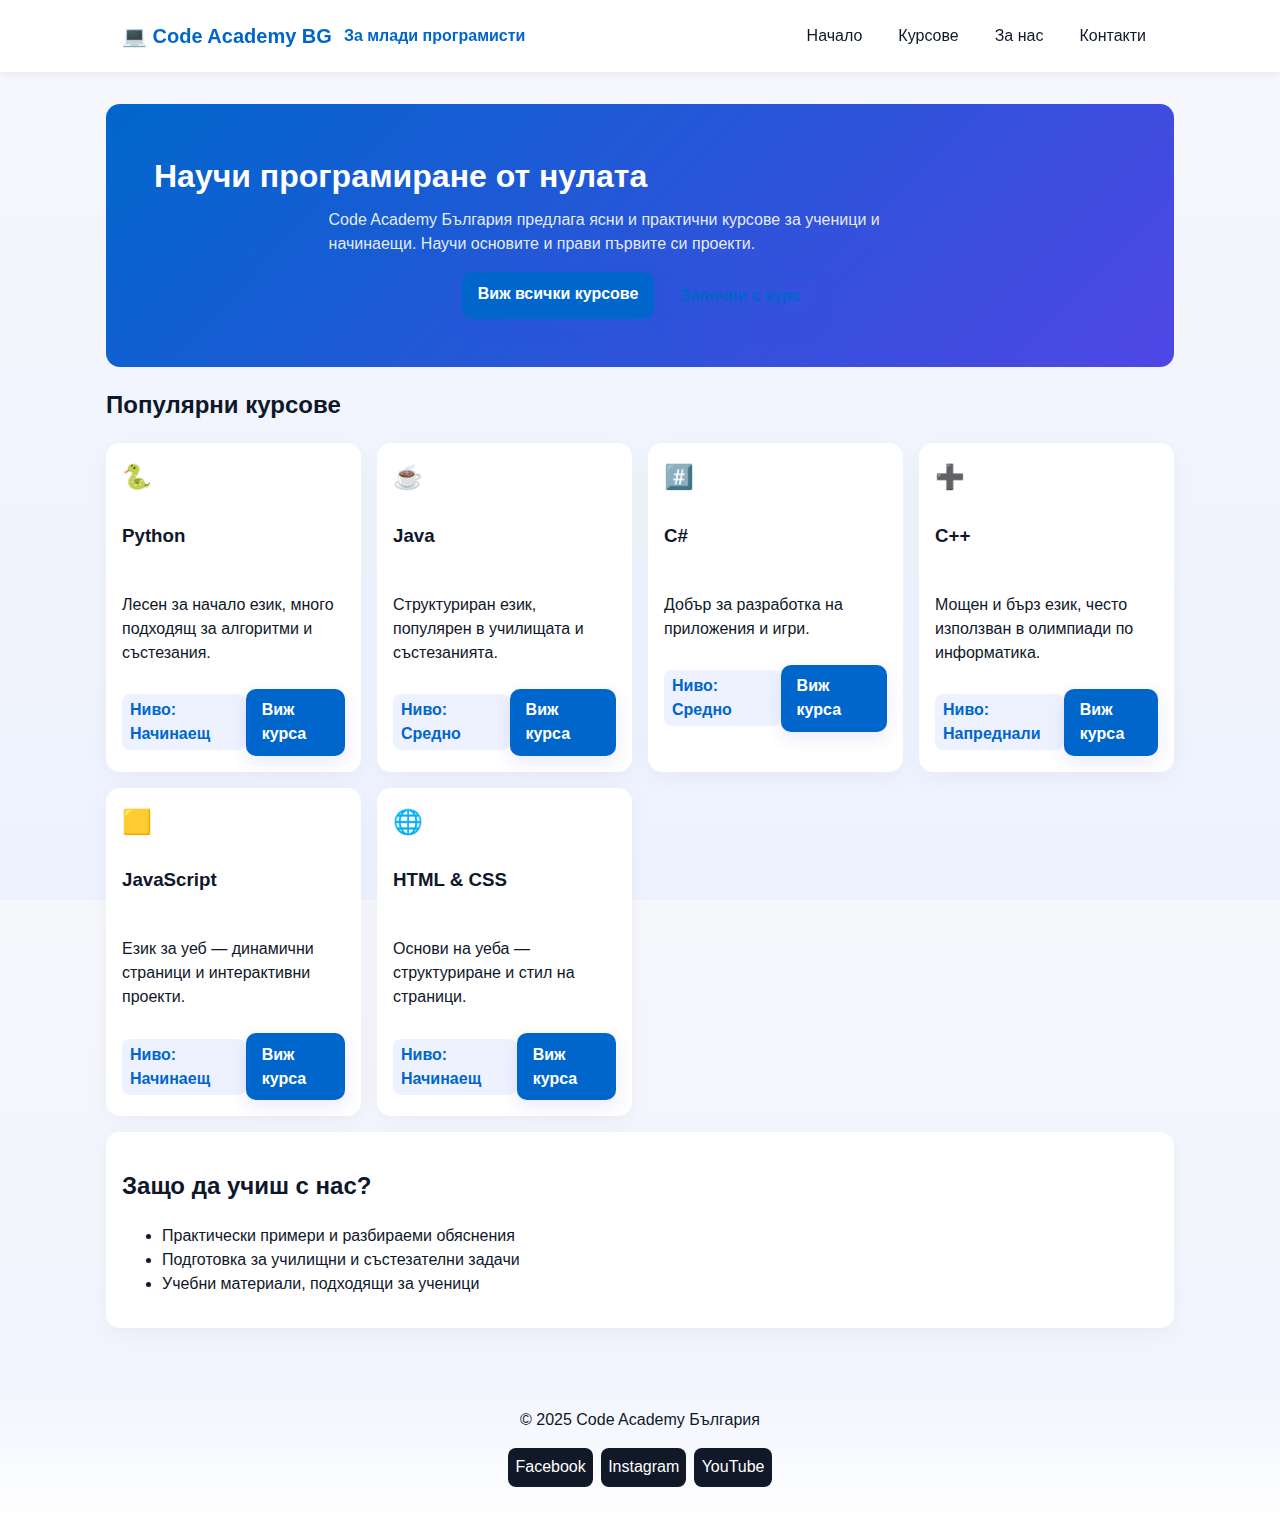
<file: project/index.html>
<!doctype html>
<html lang="bg">
<!--
  index.html - Начална страница
  Описание: Приветствие, кратко описание и бутоните за всеки курс
  Използва: styles.css
-->
<head>
  <meta charset="utf-8">
  <meta name="viewport" content="width=device-width,initial-scale=1">
  <title>Code Academy България - Научи програмиране</title>
  <link rel="stylesheet" href="styles.css">
</head>
<body>
  <a href="#main" class="skip-link">Прескочи към съдържанието</a>
  <header class="header">
    <div class="container header-inner">
      <div class="brand">
        <div class="logo">💻 Code Academy BG</div>
        <div class="tag">За млади програмисти</div>
      </div>
      <nav class="nav" aria-label="Главно меню">
        <a href="index.html">Начало</a>
        <a href="courses.html">Курсове</a>
        <a href="about.html">За нас</a>
        <a href="#contacts">Контакти</a>
      </nav>
    </div>
  </header>

  <main id="main" class="container">
    <section class="hero">
      <h1>Научи програмиране от нулата</h1>
      <p>Code Academy България предлага ясни и практични курсове за ученици и начинаещи. Научи основите и прави първите си проекти.</p>
      <div class="courses mt-1">
        <a class="btn" href="courses.html">Виж всички курсове</a>
        <a class="btn secondary" href="courses.html">Започни с курс</a>
      </div>
    </section>

    <section class="mt-1">
      <h2>Популярни курсове</h2>
      <div class="grid courses mt-1">
        <article class="card course-card">
          <div class="icon">🐍</div>
          <h3>Python</h3>
          <p>Лесен за начало език, много подходящ за алгоритми и състезания.</p>
          <div class="meta"><span class="badge">Ниво: Начинаещ</span><a class="btn" href="python.html">Виж курса</a></div>
        </article>

        <article class="card course-card">
          <div class="icon">☕</div>
          <h3>Java</h3>
          <p>Структуриран език, популярен в училищата и състезанията.</p>
          <div class="meta"><span class="badge">Ниво: Средно</span><a class="btn" href="java.html">Виж курса</a></div>
        </article>

        <article class="card course-card">
          <div class="icon">#️⃣</div>
          <h3>C#</h3>
          <p>Добър за разработка на приложения и игри.</p>
          <div class="meta"><span class="badge">Ниво: Средно</span><a class="btn" href="csharp.html">Виж курса</a></div>
        </article>

        <article class="card course-card">
          <div class="icon">➕</div>
          <h3>C++</h3>
          <p>Мощен и бърз език, често използван в олимпиади по информатика.</p>
          <div class="meta"><span class="badge">Ниво: Напреднали</span><a class="btn" href="cpp.html">Виж курса</a></div>
        </article>

        <article class="card course-card">
          <div class="icon">🟨</div>
          <h3>JavaScript</h3>
          <p>Език за уеб — динамични страници и интерактивни проекти.</p>
          <div class="meta"><span class="badge">Ниво: Начинаещ</span><a class="btn" href="javascript.html">Виж курса</a></div>
        </article>

        <article class="card course-card">
          <div class="icon">🌐</div>
          <h3>HTML & CSS</h3>
          <p>Основи на уеба — структуриране и стил на страници.</p>
          <div class="meta"><span class="badge">Ниво: Начинаещ</span><a class="btn" href="html-css.html">Виж курса</a></div>
        </article>
      </div>
    </section>

    <section class="mt-1 card">
      <h2>Защо да учиш с нас?</h2>
      <ul>
        <li>Практически примери и разбираеми обяснения</li>
        <li>Подготовка за училищни и състезателни задачи</li>
        <li>Учебни материали, подходящи за ученици</li>
      </ul>
    </section>
  </main>

  <footer class="footer">
    <div class="container footer-inner">
      <div>© 2025 Code Academy България</div>
      <div class="socials">
        <a href="#">Facebook</a>
        <a href="#">Instagram</a>
        <a href="#">YouTube</a>
      </div>
    </div>
  </footer>
</body>
</html>
</file>
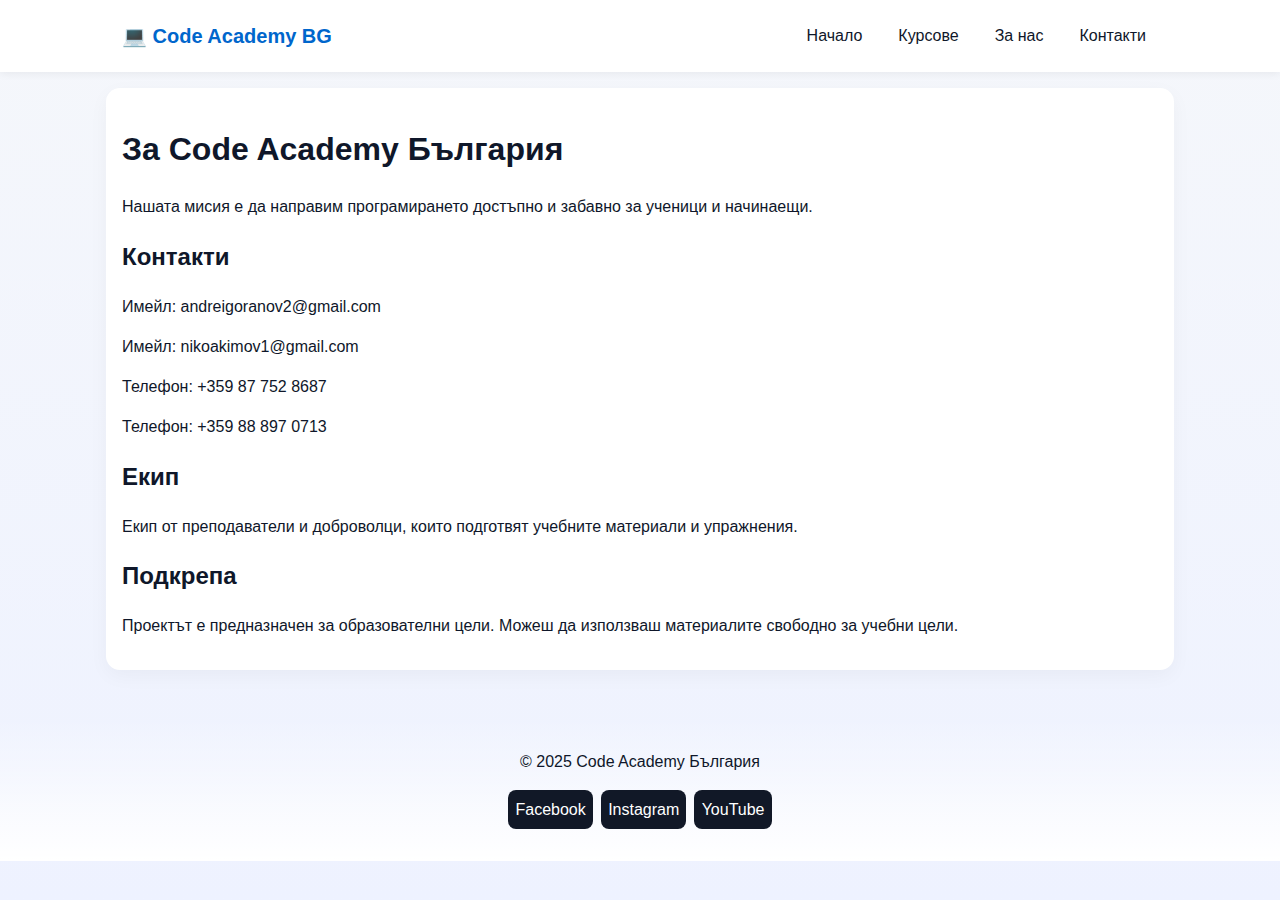
<file: project/about.html>
<!doctype html>
<html lang="bg">
<!--
  about.html - За нас / Контакти
  Описание: Мисия, контакти и информация за академията
  Използва: styles.css
-->
<head>
  <meta charset="utf-8">
  <meta name="viewport" content="width=device-width,initial-scale=1">
  <title>За нас - Code Academy България</title>
  <link rel="stylesheet" href="styles.css">
</head>
<body>
  <a href="#main" class="skip-link">Прескочи към съдържанието</a>
  <header class="header">
    <div class="container header-inner">
      <div class="brand"><div class="logo">💻 Code Academy BG</div></div>
      <nav class="nav" aria-label="Главно меню">
        <a href="index.html">Начало</a>
        <a href="courses.html">Курсове</a>
        <a href="about.html">За нас</a>
        <a href="#contacts">Контакти</a>
      </nav>
    </div>
  </header>

  <main id="main" class="container">
    <article class="card">
      <h1>За Code Academy България</h1>
      <p>Нашата мисия е да направим програмирането достъпно и забавно за ученици и начинаещи.</p>

      <section class="mt-1">
        <h2>Контакти</h2>
        <p id="contacts">Имейл: andreigoranov2@gmail.com</p>
        <p id="contacts">Имейл: nikoakimov1@gmail.com</p>
        <p>Телефон: +359 87 752 8687</p>
        <p>Телефон: +359 88 897 0713</p>
      </section>

      <section class="mt-1">
        <h2>Екип</h2>
        <p>Екип от преподаватели и доброволци, които подготвят учебните материали и упражнения.</p>
      </section>

      <section class="mt-1">
        <h2>Подкрепа</h2>
        <p>Проектът е предназначен за образователни цели. Можеш да използваш материалите свободно за учебни цели.</p>
      </section>
    </article>
  </main>

  <footer class="footer">
    <div class="container footer-inner">
      <div>© 2025 Code Academy България</div>
      <div class="socials"><a href="#">Facebook</a><a href="#">Instagram</a><a href="#">YouTube</a></div>
    </div>
  </footer>
</body>

</html>
</file>
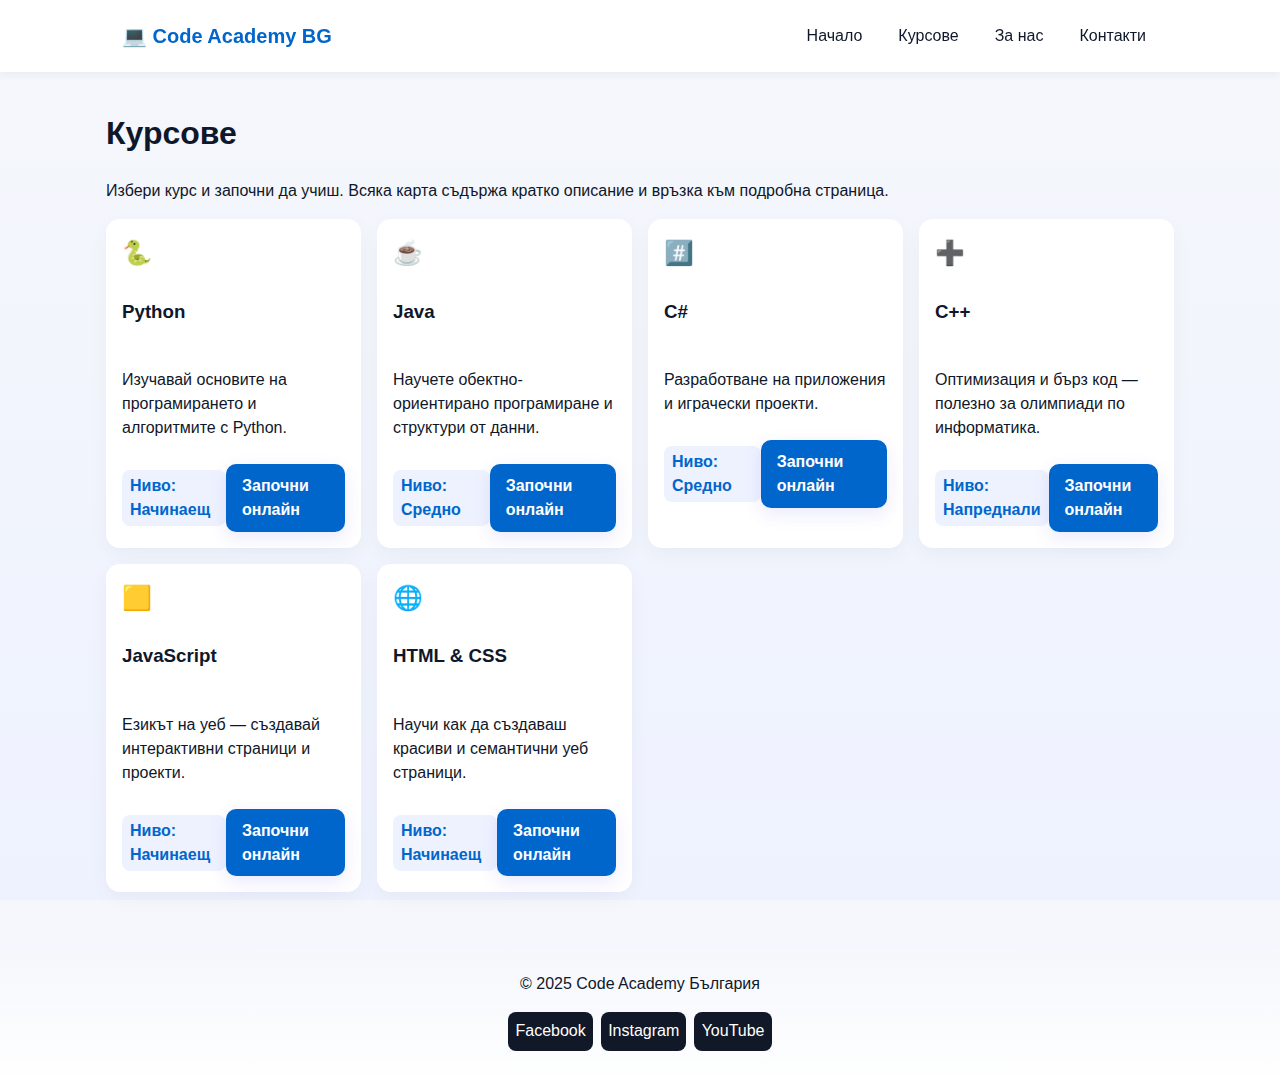
<file: project/courses.html>
<!doctype html>
<html lang="bg">
<!--
  courses.html - Страница с преглед на курсовете
  Описание: Визуални карти за всеки курс
  Използва: styles.css
-->
<head>
  <meta charset="utf-8">
  <meta name="viewport" content="width=device-width,initial-scale=1">
  <title>Курсове - Code Academy България</title>
  <link rel="stylesheet" href="styles.css">
</head>
<body>
  <a href="#main" class="skip-link">Прескочи към съдържанието</a>
  <header class="header">
    <div class="container header-inner">
      <div class="brand"><div class="logo">💻 Code Academy BG</div></div>
      <nav class="nav" aria-label="Главно меню">
        <a href="index.html">Начало</a>
        <a href="courses.html">Курсове</a>
        <a href="about.html">За нас</a>
        <a href="#contacts">Контакти</a>
      </nav>
    </div>
  </header>

  <main id="main" class="container">
    <h1>Курсове</h1>
    <p>Избери курс и започни да учиш. Всяка карта съдържа кратко описание и връзка към подробна страница.</p>

    <section class="grid courses mt-1">
      <!-- Python -->
      <article class="card course-card">
        <div class="icon">🐍</div>
        <h3>Python</h3>
        <p>Изучавай основите на програмирането и алгоритмите с Python.</p>
  <div class="meta"><span class="badge">Ниво: Начинаещ</span><a class="btn" href="python.html">Започни онлайн</a></div>
      </article>

      <!-- Java -->
      <article class="card course-card">
        <div class="icon">☕</div>
        <h3>Java</h3>
        <p>Научете обектно-ориентирано програмиране и структури от данни.</p>
  <div class="meta"><span class="badge">Ниво: Средно</span><a class="btn" href="java.html">Започни онлайн</a></div>
      </article>

      <!-- C# -->
      <article class="card course-card">
        <div class="icon">#️⃣</div>
        <h3>C#</h3>
        <p>Разработване на приложения и играчески проекти.</p>
  <div class="meta"><span class="badge">Ниво: Средно</span><a class="btn" href="csharp.html">Започни онлайн</a></div>
      </article>

      <!-- C++ -->
      <article class="card course-card">
        <div class="icon">➕</div>
        <h3>C++</h3>
        <p>Оптимизация и бърз код — полезно за олимпиади по информатика.</p>
  <div class="meta"><span class="badge">Ниво: Напреднали</span><a class="btn" href="cpp.html">Започни онлайн</a></div>
      </article>

      <!-- JavaScript -->
      <article class="card course-card">
        <div class="icon">🟨</div>
        <h3>JavaScript</h3>
        <p>Езикът на уеб — създавай интерактивни страници и проекти.</p>
  <div class="meta"><span class="badge">Ниво: Начинаещ</span><a class="btn" href="javascript.html">Започни онлайн</a></div>
      </article>

      <!-- HTML & CSS -->
      <article class="card course-card">
        <div class="icon">🌐</div>
        <h3>HTML & CSS</h3>
        <p>Научи как да създаваш красиви и семантични уеб страници.</p>
  <div class="meta"><span class="badge">Ниво: Начинаещ</span><a class="btn" href="html-css.html">Започни онлайн</a></div>
      </article>

    </section>
  </main>

  <footer class="footer">
    <div class="container footer-inner">
      <div>© 2025 Code Academy България</div>
      <div class="socials"><a href="#">Facebook</a><a href="#">Instagram</a><a href="#">YouTube</a></div>
    </div>
  </footer>
</body>
</html>
</file>
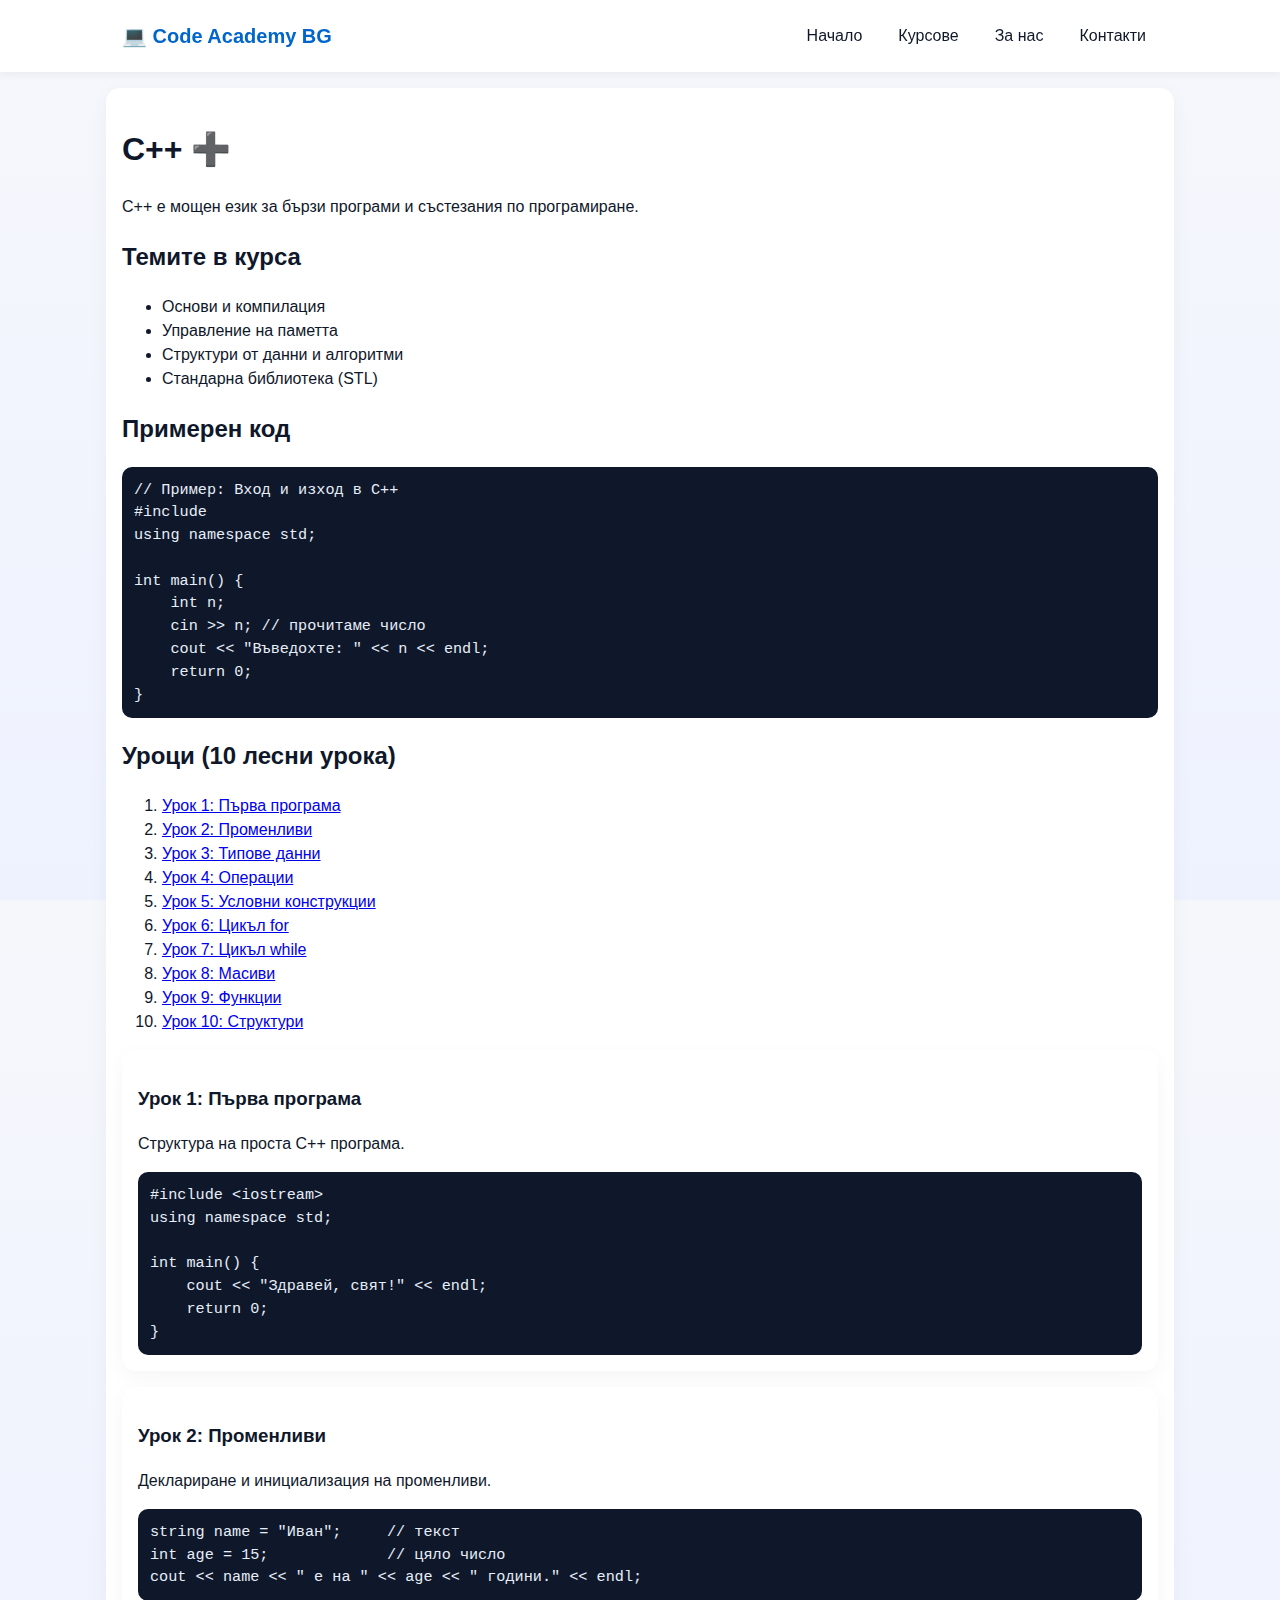
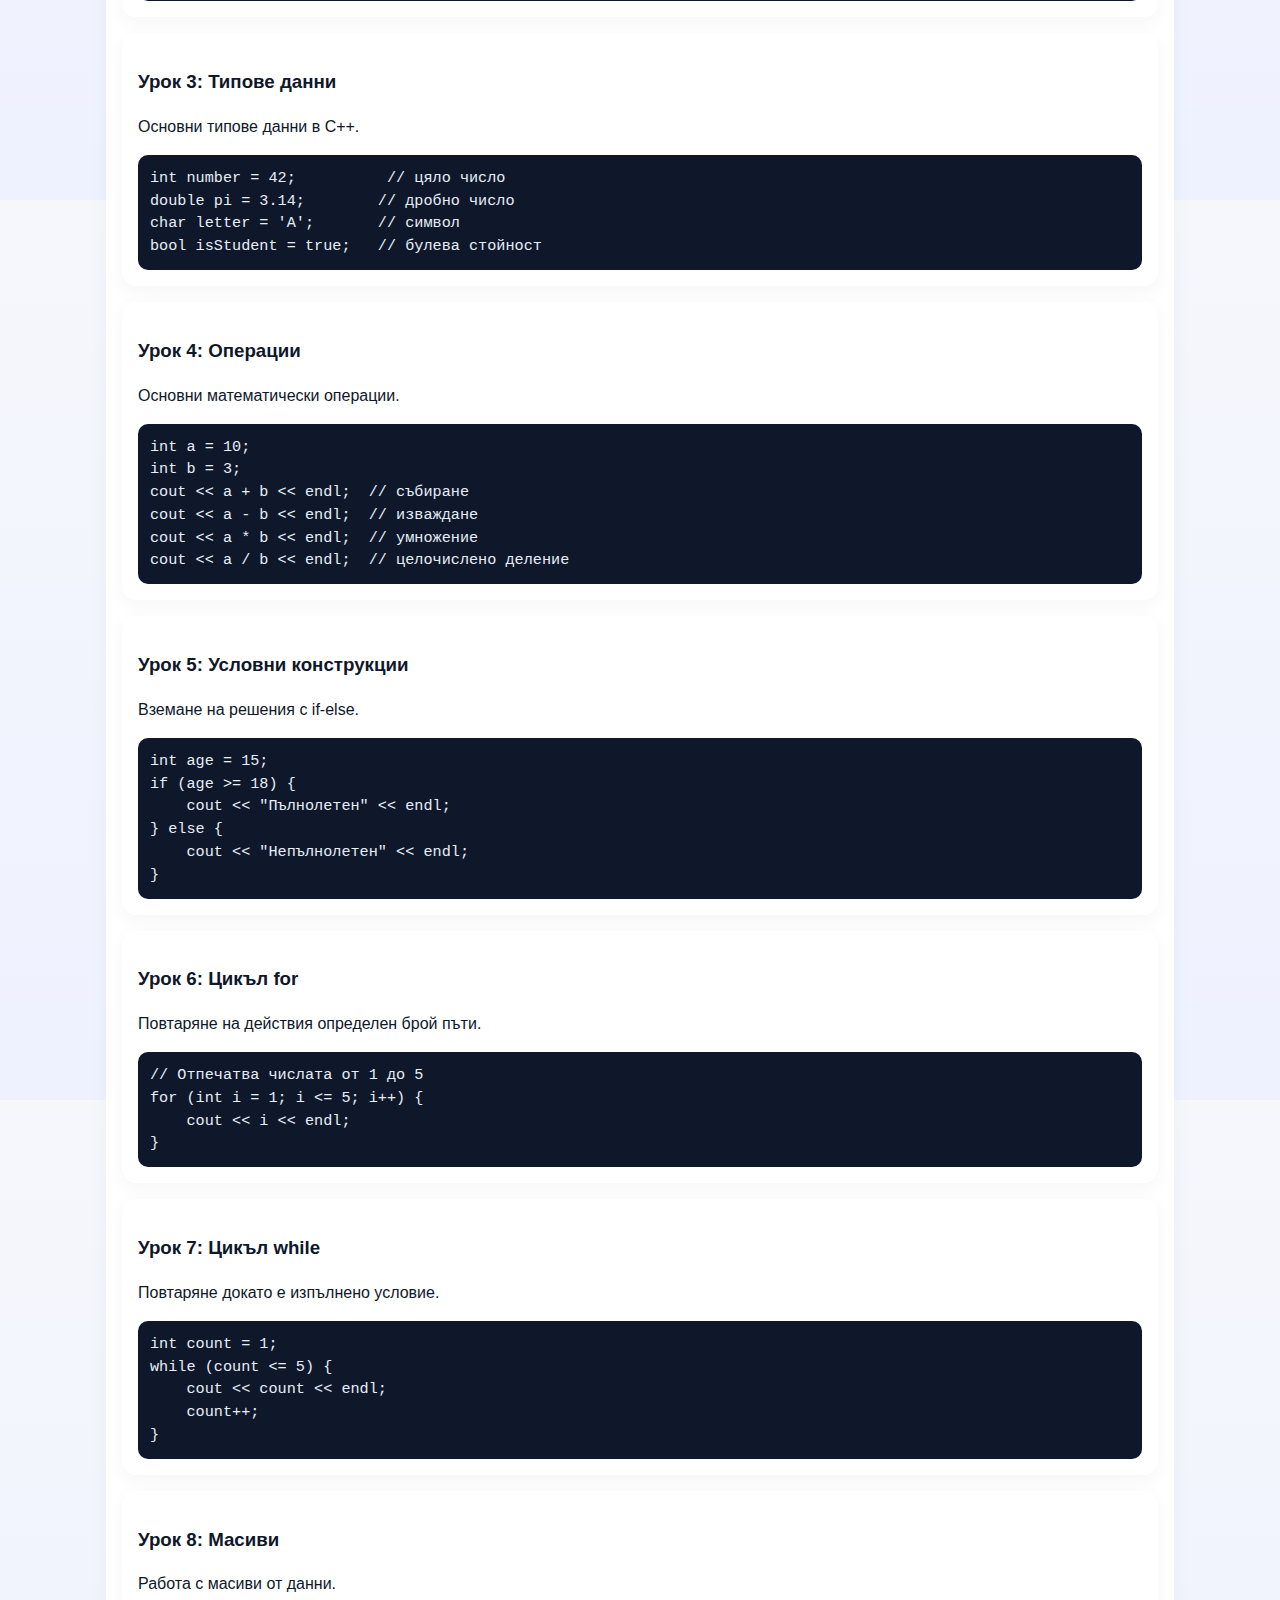
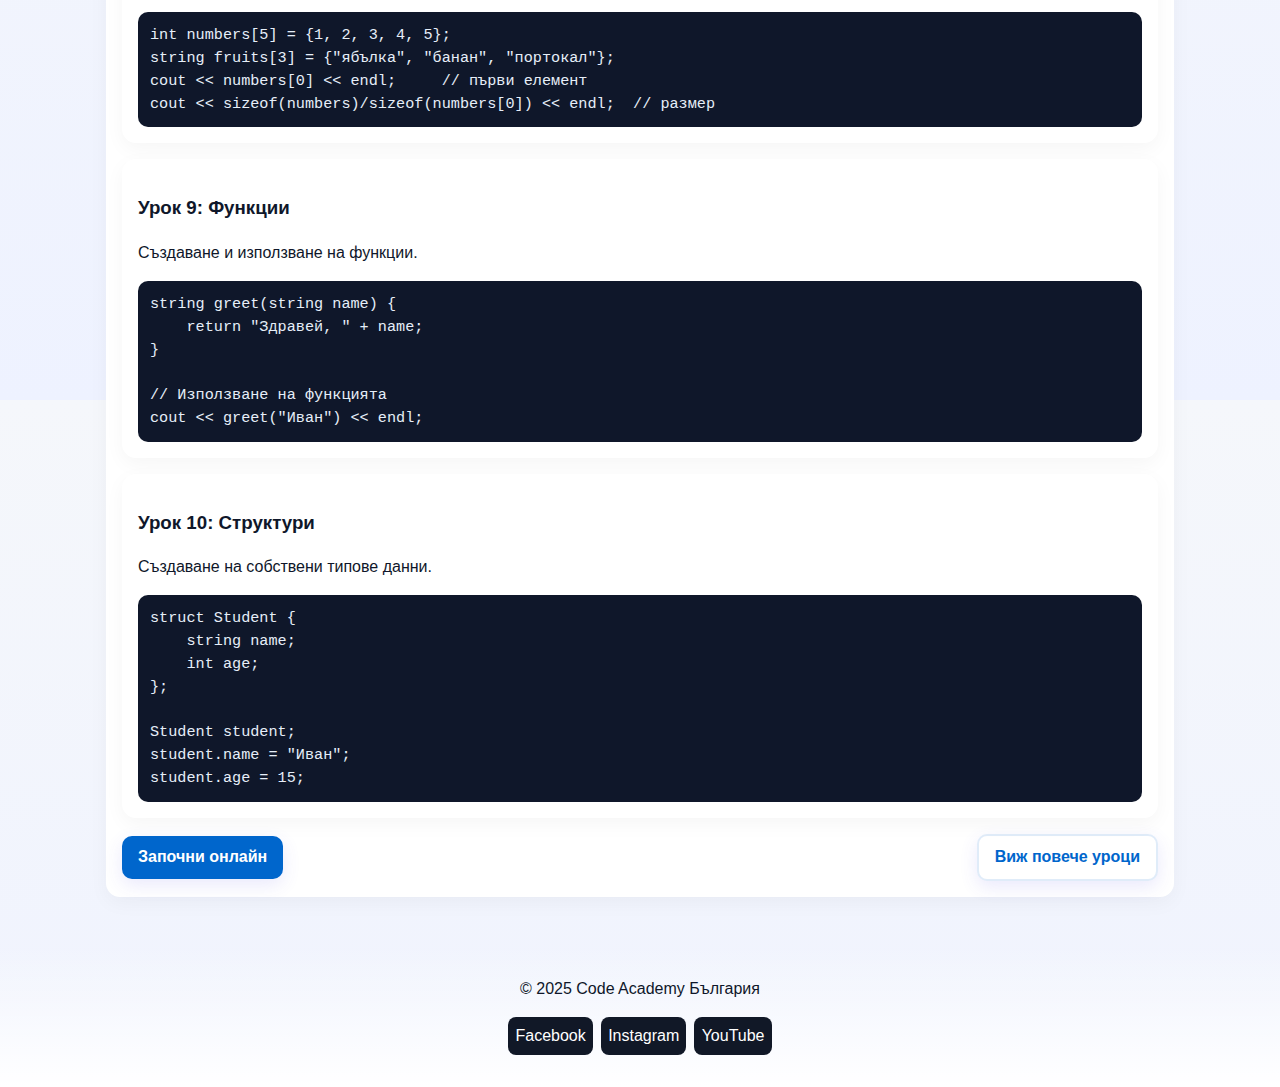
<file: project/cpp.html>
<!doctype html>
<html lang="bg">
<!--
  cpp.html - Страница за курс по C++
  Описание: Съдържание, теми и примерен код
  Използва: styles.css
-->
<head>
  <meta charset="utf-8">
  <meta name="viewport" content="width=device-width,initial-scale=1">
  <title>C++ - Code Academy България</title>
  <link rel="stylesheet" href="styles.css">
</head>
<body>
  <a href="#main" class="skip-link">Прескочи към съдържанието</a>
  <header class="header">
    <div class="container header-inner">
      <div class="brand"><div class="logo">💻 Code Academy BG</div></div>
      <nav class="nav" aria-label="Главно меню">
        <a href="index.html">Начало</a>
        <a href="courses.html">Курсове</a>
        <a href="about.html">За нас</a>
        <a href="#contacts">Контакти</a>
      </nav>
    </div>
  </header>

  <main id="main" class="container">
    <article class="card">
      <h1>C++ ➕</h1>
      <p>C++ е мощен език за бързи програми и състезания по програмиране.</p>
      <h2>Темите в курса</h2>
      <ul>
        <li>Основи и компилация</li>
        <li>Управление на паметта</li>
        <li>Структури от данни и алгоритми</li>
        <li>Стандарна библиотека (STL)</li>
      </ul>

      <h2>Примерен код</h2>
      <div class="code-block">
        <pre><code>// Пример: Вход и изход в C++
#include <iostream>
using namespace std;

int main() {
    int n;
    cin >> n; // прочитаме число
    cout << "Въведохте: " << n << endl;
    return 0;
}
</code></pre>
      </div>

      <section id="lessons" class="mt-1">
        <h2>Уроци (10 лесни урока)</h2>
        <ol>
          <li><a href="#cpp-1">Урок 1: Първа програма</a></li>
          <li><a href="#cpp-2">Урок 2: Променливи</a></li>
          <li><a href="#cpp-3">Урок 3: Типове данни</a></li>
          <li><a href="#cpp-4">Урок 4: Операции</a></li>
          <li><a href="#cpp-5">Урок 5: Условни конструкции</a></li>
          <li><a href="#cpp-6">Урок 6: Цикъл for</a></li>
          <li><a href="#cpp-7">Урок 7: Цикъл while</a></li>
          <li><a href="#cpp-8">Урок 8: Масиви</a></li>
          <li><a href="#cpp-9">Урок 9: Функции</a></li>
          <li><a href="#cpp-10">Урок 10: Структури</a></li>
        </ol>

        <article id="cpp-1" class="card mt-1">
          <h3>Урок 1: Първа програма</h3>
          <p>Структура на проста C++ програма.</p>
          <div class="code-block"><pre><code>#include &lt;iostream&gt;
using namespace std;

int main() {
    cout << "Здравей, свят!" << endl;
    return 0;
}</code></pre></div>
        </article>

        <article id="cpp-2" class="card mt-1">
          <h3>Урок 2: Променливи</h3>
          <p>Деклариране и инициализация на променливи.</p>
          <div class="code-block"><pre><code>string name = "Иван";     // текст
int age = 15;             // цяло число
cout << name << " е на " << age << " години." << endl;</code></pre></div>
        </article>

        <article id="cpp-3" class="card mt-1">
          <h3>Урок 3: Типове данни</h3>
          <p>Основни типове данни в C++.</p>
          <div class="code-block"><pre><code>int number = 42;          // цяло число
double pi = 3.14;        // дробно число
char letter = 'A';       // символ
bool isStudent = true;   // булева стойност</code></pre></div>
        </article>

        <article id="cpp-4" class="card mt-1">
          <h3>Урок 4: Операции</h3>
          <p>Основни математически операции.</p>
          <div class="code-block"><pre><code>int a = 10;
int b = 3;
cout << a + b << endl;  // събиране
cout << a - b << endl;  // изваждане
cout << a * b << endl;  // умножение
cout << a / b << endl;  // целочислено деление</code></pre></div>
        </article>

        <article id="cpp-5" class="card mt-1">
          <h3>Урок 5: Условни конструкции</h3>
          <p>Вземане на решения с if-else.</p>
          <div class="code-block"><pre><code>int age = 15;
if (age >= 18) {
    cout << "Пълнолетен" << endl;
} else {
    cout << "Непълнолетен" << endl;
}</code></pre></div>
        </article>

        <article id="cpp-6" class="card mt-1">
          <h3>Урок 6: Цикъл for</h3>
          <p>Повтаряне на действия определен брой пъти.</p>
          <div class="code-block"><pre><code>// Отпечатва числата от 1 до 5
for (int i = 1; i <= 5; i++) {
    cout << i << endl;
}</code></pre></div>
        </article>

        <article id="cpp-7" class="card mt-1">
          <h3>Урок 7: Цикъл while</h3>
          <p>Повтаряне докато е изпълнено условие.</p>
          <div class="code-block"><pre><code>int count = 1;
while (count <= 5) {
    cout << count << endl;
    count++;
}</code></pre></div>
        </article>

        <article id="cpp-8" class="card mt-1">
          <h3>Урок 8: Масиви</h3>
          <p>Работа с масиви от данни.</p>
          <div class="code-block"><pre><code>int numbers[5] = {1, 2, 3, 4, 5};
string fruits[3] = {"ябълка", "банан", "портокал"};
cout << numbers[0] << endl;     // първи елемент
cout << sizeof(numbers)/sizeof(numbers[0]) << endl;  // размер</code></pre></div>
        </article>

        <article id="cpp-9" class="card mt-1">
          <h3>Урок 9: Функции</h3>
          <p>Създаване и използване на функции.</p>
          <div class="code-block"><pre><code>string greet(string name) {
    return "Здравей, " + name;
}

// Използване на функцията
cout << greet("Иван") << endl;</code></pre></div>
        </article>

        <article id="cpp-10" class="card mt-1">
          <h3>Урок 10: Структури</h3>
          <p>Създаване на собствени типове данни.</p>
          <div class="code-block"><pre><code>struct Student {
    string name;
    int age;
};

Student student;
student.name = "Иван";
student.age = 15;</code></pre></div>
        </article>
      </section>

      <div class="meta mt-1">
        <a class="btn" href="#main">Започни онлайн</a>
        <a class="btn secondary" href="courses.html">Виж повече уроци</a>
      </div>
    </article>
  </main>

  <footer class="footer">
    <div class="container footer-inner">
      <div>© 2025 Code Academy България</div>
      <div class="socials"><a href="#">Facebook</a><a href="#">Instagram</a><a href="#">YouTube</a></div>
    </div>
  </footer>
</body>
</html>
</file>
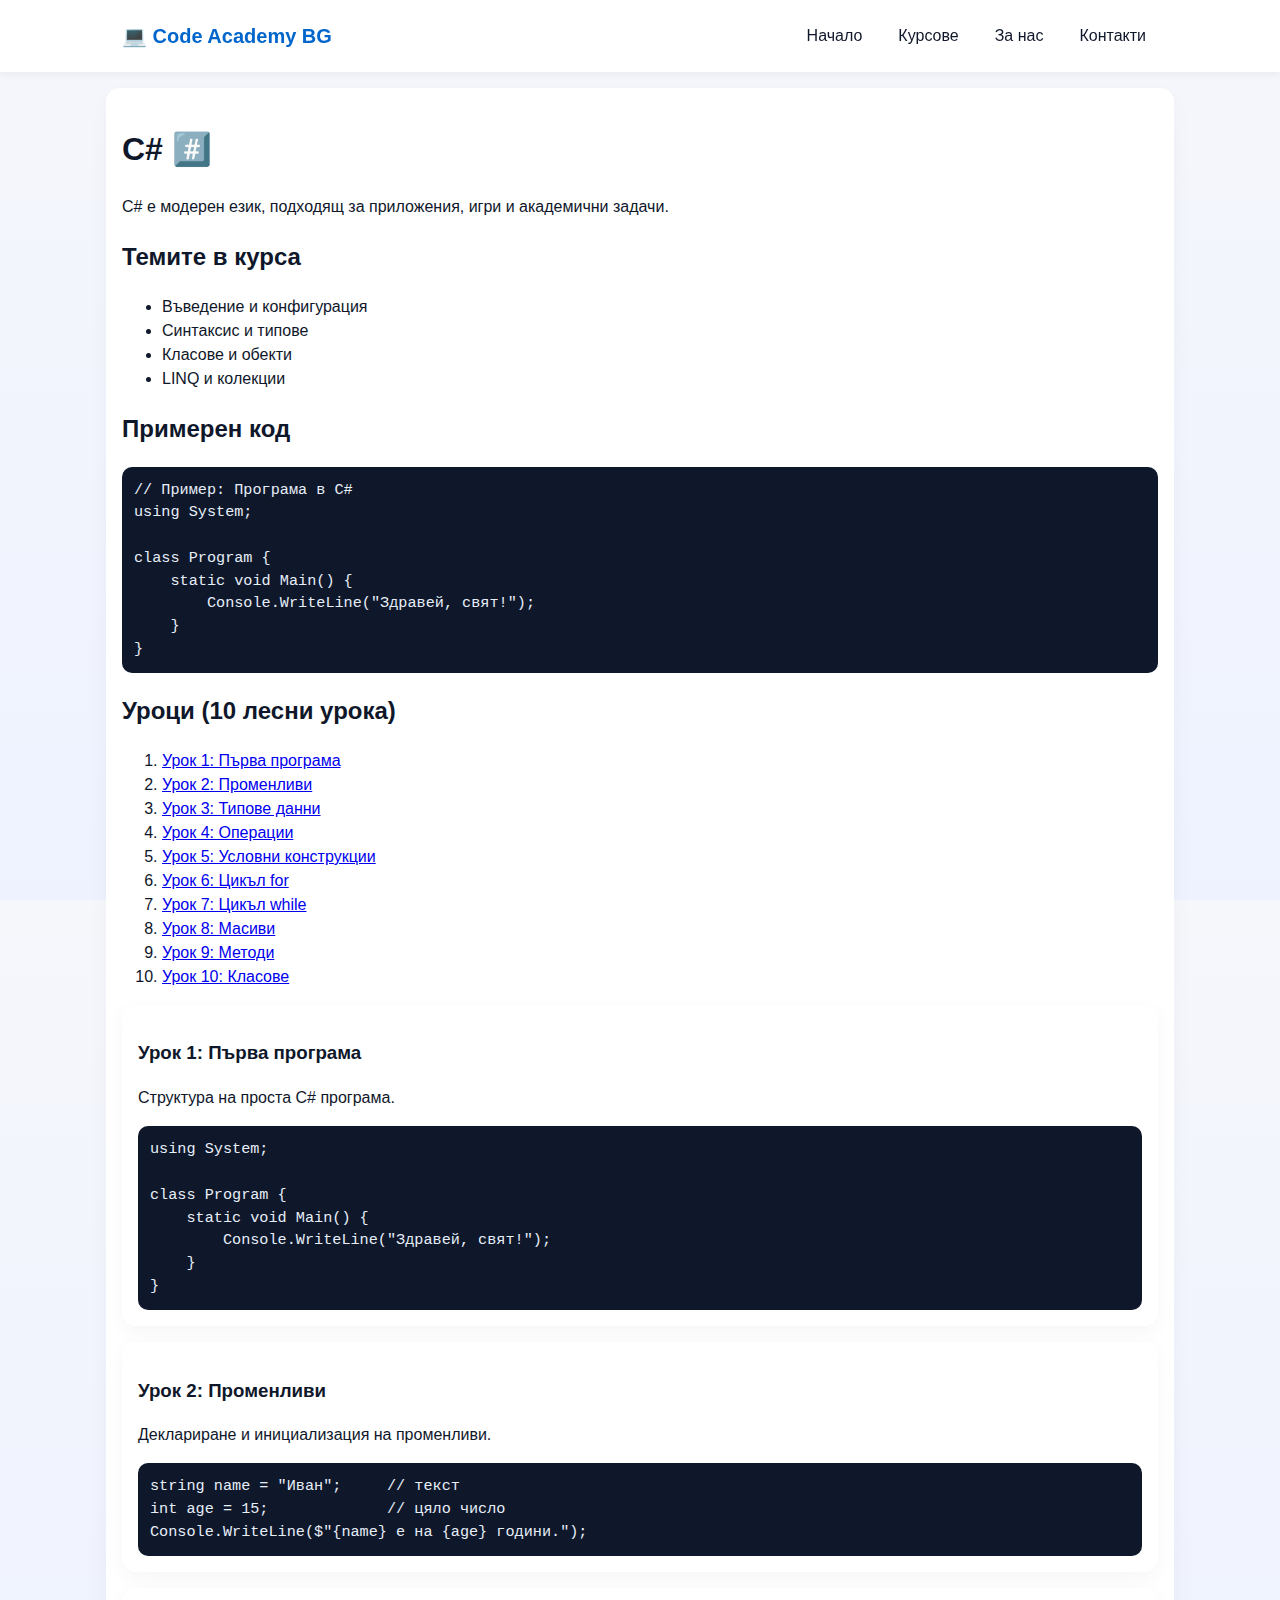
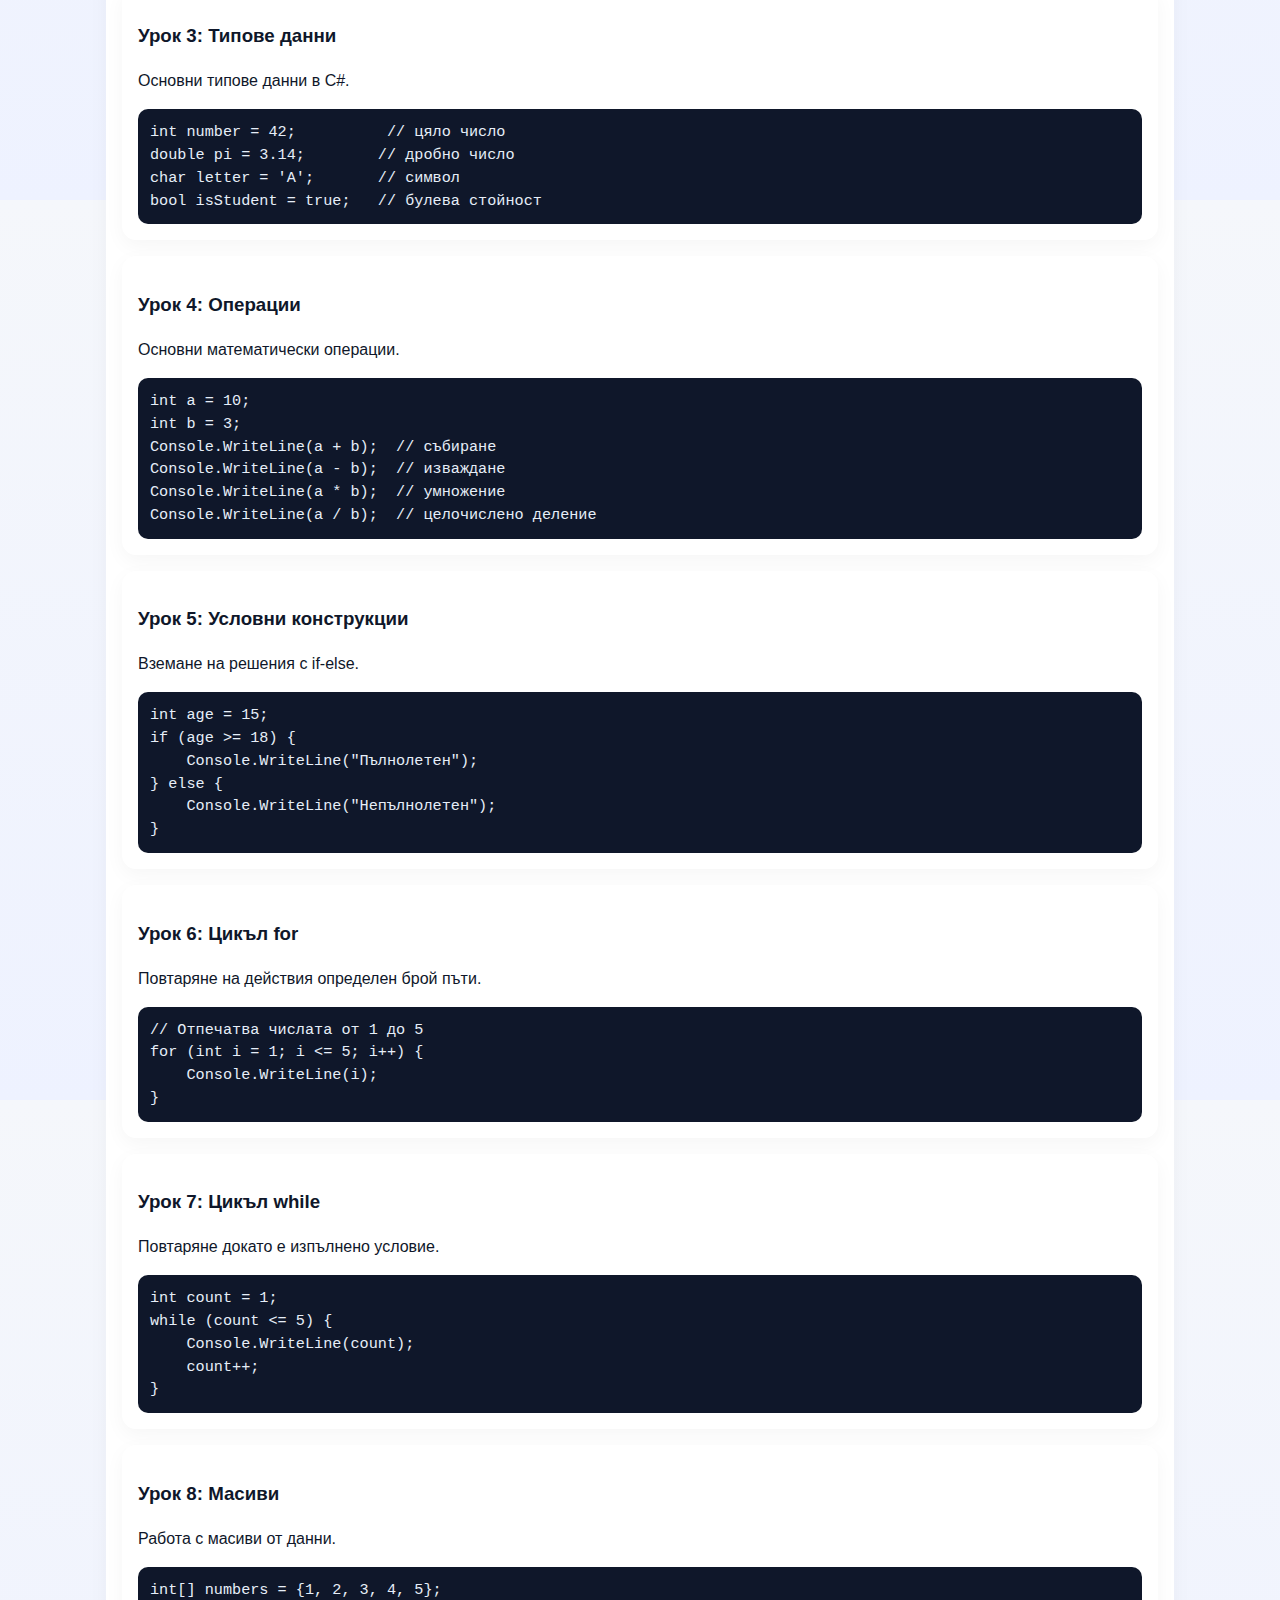
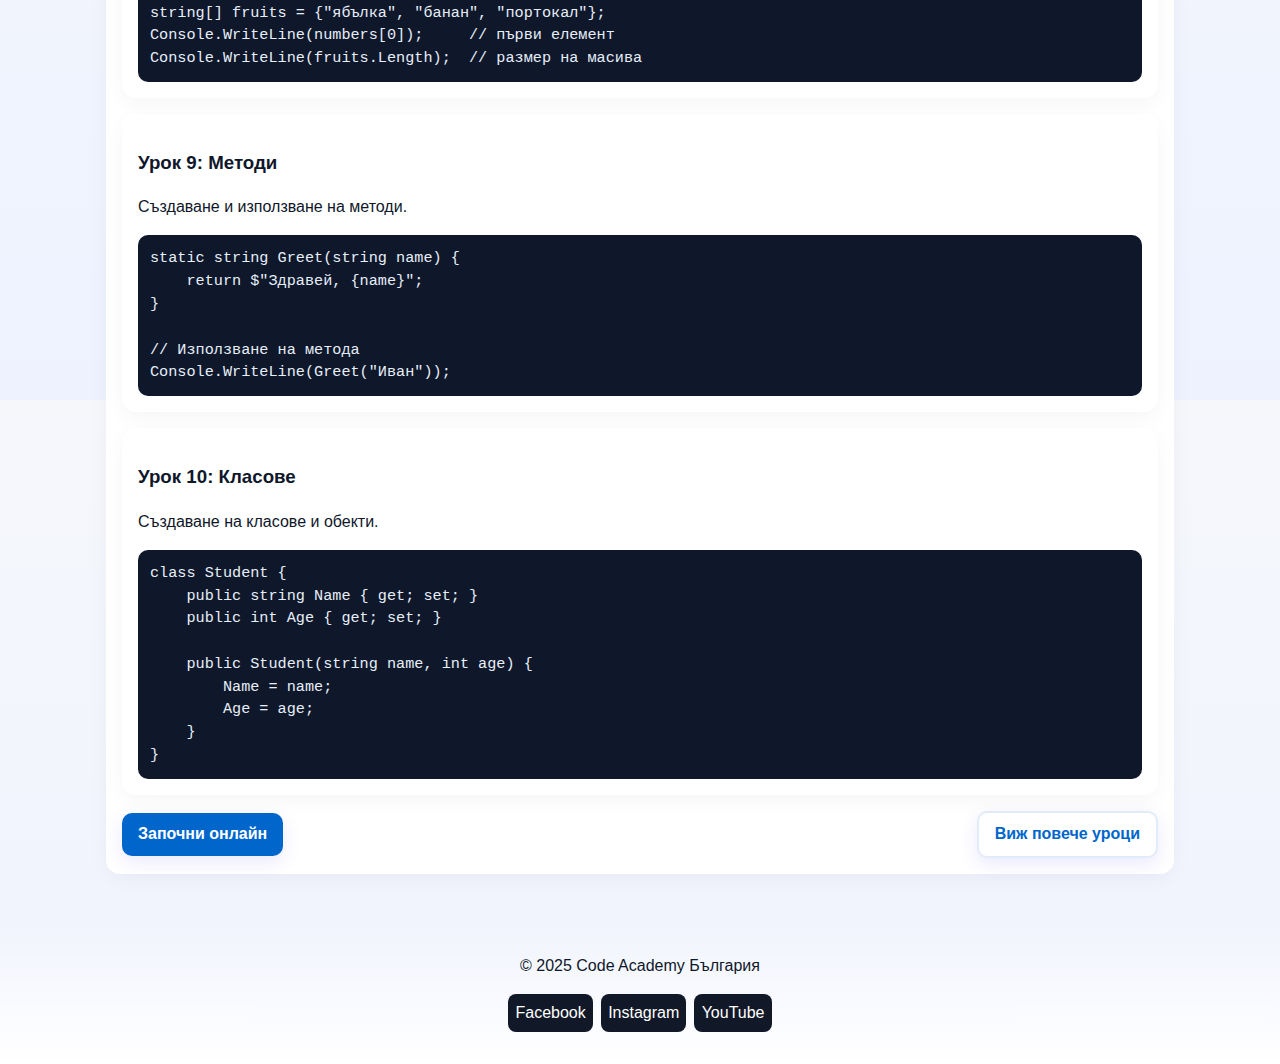
<file: project/csharp.html>
<!doctype html>
<html lang="bg">
<!--
  csharp.html - Страница за курс по C#
  Описание: Съдържание, теми и примерен код
  Използва: styles.css
-->
<head>
  <meta charset="utf-8">
  <meta name="viewport" content="width=device-width,initial-scale=1">
  <title>C# - Code Academy България</title>
  <link rel="stylesheet" href="styles.css">
</head>
<body>
  <a href="#main" class="skip-link">Прескочи към съдържанието</a>
  <header class="header">
    <div class="container header-inner">
      <div class="brand"><div class="logo">💻 Code Academy BG</div></div>
      <nav class="nav" aria-label="Главно меню">
        <a href="index.html">Начало</a>
        <a href="courses.html">Курсове</a>
        <a href="about.html">За нас</a>
        <a href="#contacts">Контакти</a>
      </nav>
    </div>
  </header>

  <main id="main" class="container">
    <article class="card">
      <h1>C# #️⃣</h1>
      <p>C# е модерен език, подходящ за приложения, игри и академични задачи.</p>
      <h2>Темите в курса</h2>
      <ul>
        <li>Въведение и конфигурация</li>
        <li>Синтаксис и типове</li>
        <li>Класове и обекти</li>
        <li>LINQ и колекции</li>
      </ul>

      <h2>Примерен код</h2>
      <div class="code-block">
        <pre><code>// Пример: Програма в C#
using System;

class Program {
    static void Main() {
        Console.WriteLine("Здравей, свят!");
    }
}
</code></pre>
      </div>

      <section id="lessons" class="mt-1">
        <h2>Уроци (10 лесни урока)</h2>
        <ol>
          <li><a href="#cs-1">Урок 1: Първа програма</a></li>
          <li><a href="#cs-2">Урок 2: Променливи</a></li>
          <li><a href="#cs-3">Урок 3: Типове данни</a></li>
          <li><a href="#cs-4">Урок 4: Операции</a></li>
          <li><a href="#cs-5">Урок 5: Условни конструкции</a></li>
          <li><a href="#cs-6">Урок 6: Цикъл for</a></li>
          <li><a href="#cs-7">Урок 7: Цикъл while</a></li>
          <li><a href="#cs-8">Урок 8: Масиви</a></li>
          <li><a href="#cs-9">Урок 9: Методи</a></li>
          <li><a href="#cs-10">Урок 10: Класове</a></li>
        </ol>

        <article id="cs-1" class="card mt-1">
          <h3>Урок 1: Първа програма</h3>
          <p>Структура на проста C# програма.</p>
          <div class="code-block"><pre><code>using System;

class Program {
    static void Main() {
        Console.WriteLine("Здравей, свят!");
    }
}</code></pre></div>
        </article>

        <article id="cs-2" class="card mt-1">
          <h3>Урок 2: Променливи</h3>
          <p>Деклариране и инициализация на променливи.</p>
          <div class="code-block"><pre><code>string name = "Иван";     // текст
int age = 15;             // цяло число
Console.WriteLine($"{name} е на {age} години.");</code></pre></div>
        </article>

        <article id="cs-3" class="card mt-1">
          <h3>Урок 3: Типове данни</h3>
          <p>Основни типове данни в C#.</p>
          <div class="code-block"><pre><code>int number = 42;          // цяло число
double pi = 3.14;        // дробно число
char letter = 'A';       // символ
bool isStudent = true;   // булева стойност</code></pre></div>
        </article>

        <article id="cs-4" class="card mt-1">
          <h3>Урок 4: Операции</h3>
          <p>Основни математически операции.</p>
          <div class="code-block"><pre><code>int a = 10;
int b = 3;
Console.WriteLine(a + b);  // събиране
Console.WriteLine(a - b);  // изваждане
Console.WriteLine(a * b);  // умножение
Console.WriteLine(a / b);  // целочислено деление</code></pre></div>
        </article>

        <article id="cs-5" class="card mt-1">
          <h3>Урок 5: Условни конструкции</h3>
          <p>Вземане на решения с if-else.</p>
          <div class="code-block"><pre><code>int age = 15;
if (age >= 18) {
    Console.WriteLine("Пълнолетен");
} else {
    Console.WriteLine("Непълнолетен");
}</code></pre></div>
        </article>

        <article id="cs-6" class="card mt-1">
          <h3>Урок 6: Цикъл for</h3>
          <p>Повтаряне на действия определен брой пъти.</p>
          <div class="code-block"><pre><code>// Отпечатва числата от 1 до 5
for (int i = 1; i <= 5; i++) {
    Console.WriteLine(i);
}</code></pre></div>
        </article>

        <article id="cs-7" class="card mt-1">
          <h3>Урок 7: Цикъл while</h3>
          <p>Повтаряне докато е изпълнено условие.</p>
          <div class="code-block"><pre><code>int count = 1;
while (count <= 5) {
    Console.WriteLine(count);
    count++;
}</code></pre></div>
        </article>

        <article id="cs-8" class="card mt-1">
          <h3>Урок 8: Масиви</h3>
          <p>Работа с масиви от данни.</p>
          <div class="code-block"><pre><code>int[] numbers = {1, 2, 3, 4, 5};
string[] fruits = {"ябълка", "банан", "портокал"};
Console.WriteLine(numbers[0]);     // първи елемент
Console.WriteLine(fruits.Length);  // размер на масива</code></pre></div>
        </article>

        <article id="cs-9" class="card mt-1">
          <h3>Урок 9: Методи</h3>
          <p>Създаване и използване на методи.</p>
          <div class="code-block"><pre><code>static string Greet(string name) {
    return $"Здравей, {name}";
}

// Използване на метода
Console.WriteLine(Greet("Иван"));</code></pre></div>
        </article>

        <article id="cs-10" class="card mt-1">
          <h3>Урок 10: Класове</h3>
          <p>Създаване на класове и обекти.</p>
          <div class="code-block"><pre><code>class Student {
    public string Name { get; set; }
    public int Age { get; set; }

    public Student(string name, int age) {
        Name = name;
        Age = age;
    }
}</code></pre></div>
        </article>
      </section>

      <div class="meta mt-1">
        <a class="btn" href="#main">Започни онлайн</a>
        <a class="btn secondary" href="courses.html">Виж повече уроци</a>
      </div>
    </article>
  </main>

  <footer class="footer">
    <div class="container footer-inner">
      <div>© 2025 Code Academy България</div>
      <div class="socials"><a href="#">Facebook</a><a href="#">Instagram</a><a href="#">YouTube</a></div>
    </div>
  </footer>
</body>
</html>
</file>
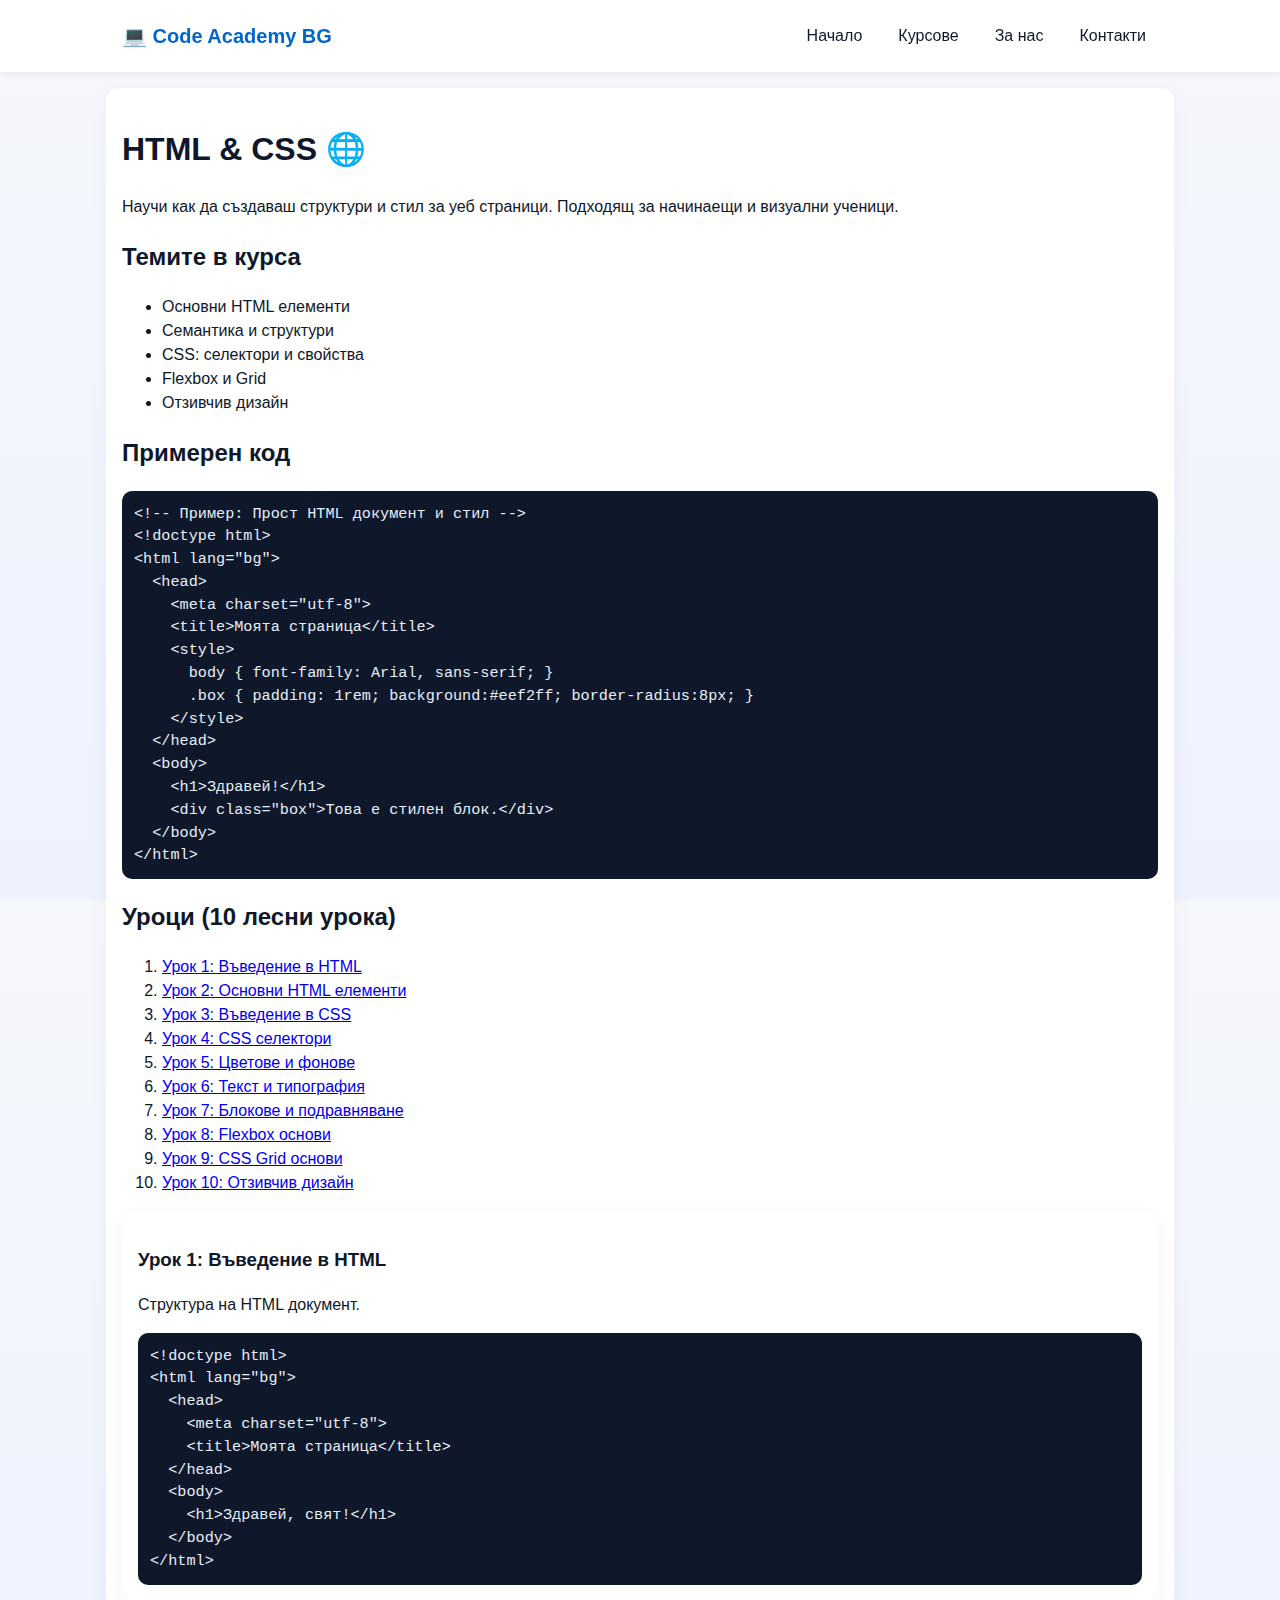
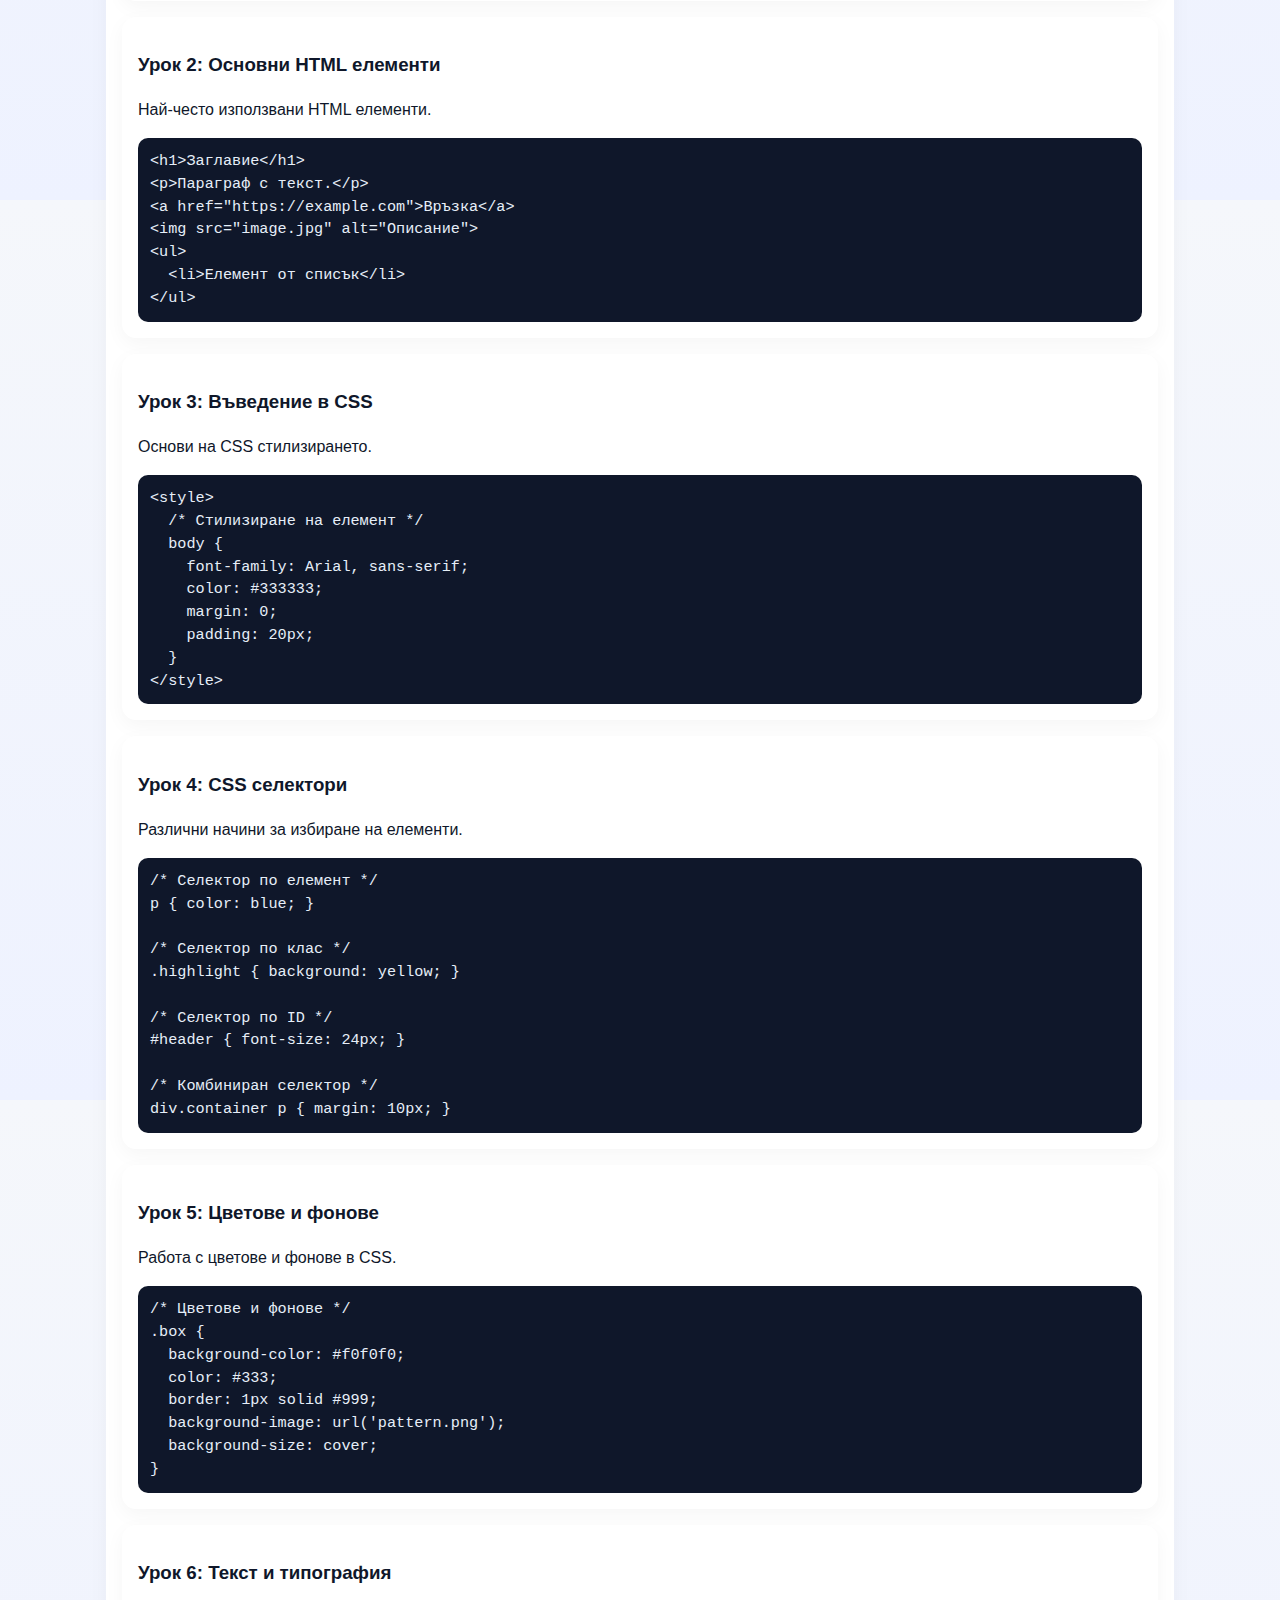
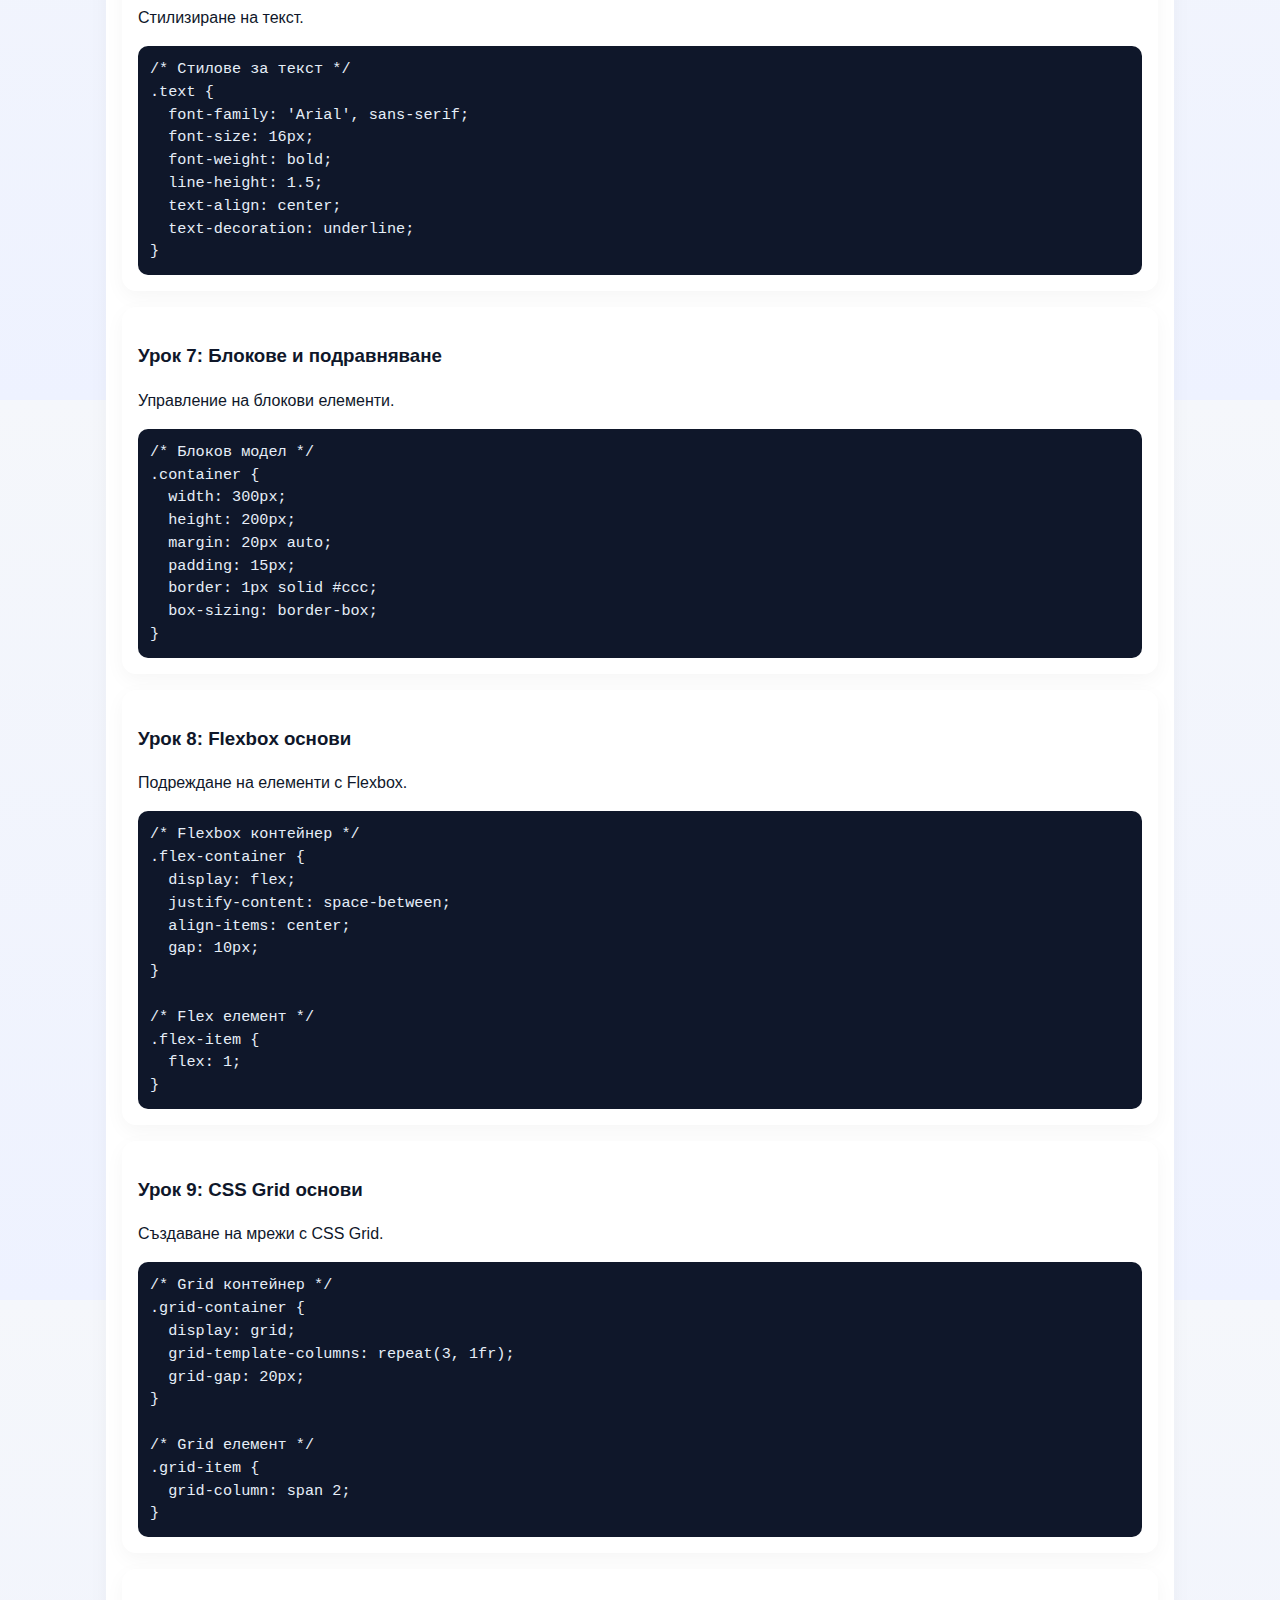
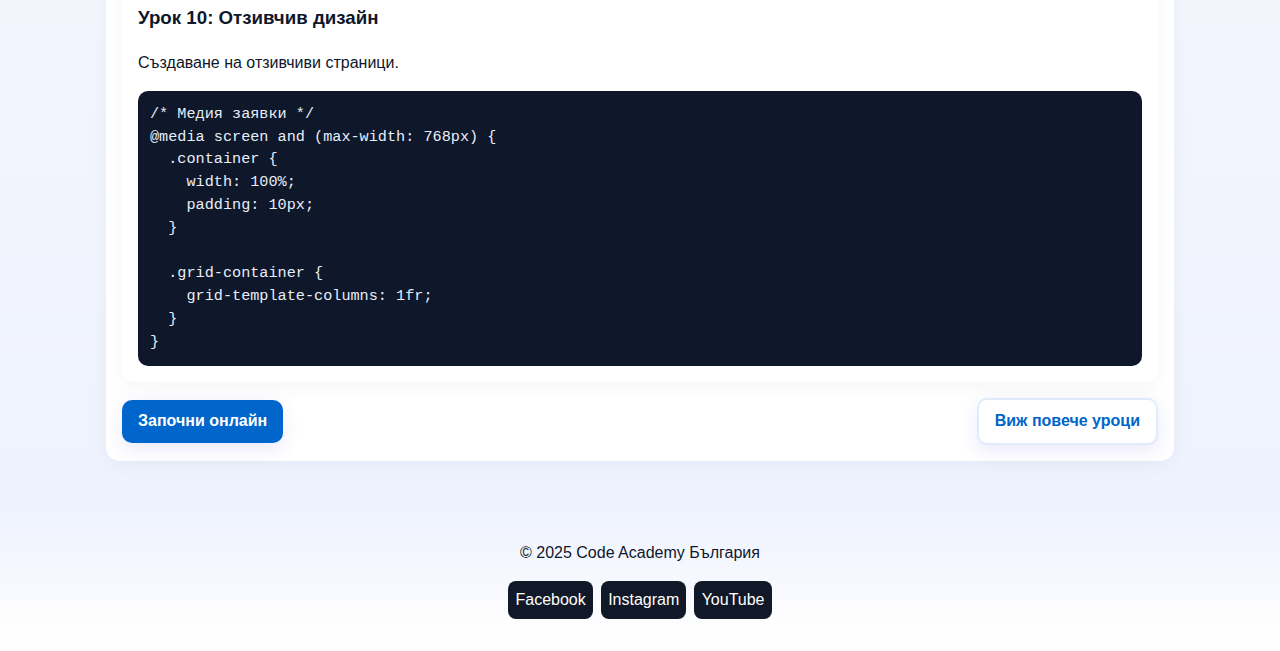
<file: project/html-css.html>
<!doctype html>
<html lang="bg">
<!--
  html-css.html - Страница за курс по HTML & CSS
  Описание: Съдържание, теми и примерен код
  Използва: styles.css
-->
<head>
  <meta charset="utf-8">
  <meta name="viewport" content="width=device-width,initial-scale=1">
  <title>HTML & CSS - Code Academy България</title>
  <link rel="stylesheet" href="styles.css">
</head>
<body>
  <a href="#main" class="skip-link">Прескочи към съдържанието</a>
  <header class="header">
    <div class="container header-inner">
      <div class="brand"><div class="logo">💻 Code Academy BG</div></div>
      <nav class="nav" aria-label="Главно меню">
        <a href="index.html">Начало</a>
        <a href="courses.html">Курсове</a>
        <a href="about.html">За нас</a>
        <a href="#contacts">Контакти</a>
      </nav>
    </div>
  </header>

  <main id="main" class="container">
    <article class="card">
      <h1>HTML & CSS 🌐</h1>
      <p>Научи как да създаваш структури и стил за уеб страници. Подходящ за начинаещи и визуални ученици.</p>
      <h2>Темите в курса</h2>
      <ul>
        <li>Основни HTML елементи</li>
        <li>Семантика и структури</li>
        <li>CSS: селектори и свойства</li>
        <li>Flexbox и Grid</li>
        <li>Отзивчив дизайн</li>
      </ul>

      <h2>Примерен код</h2>
      <div class="code-block">
        <pre><code>&lt;!-- Пример: Прост HTML документ и стил --&gt;
&lt;!doctype html&gt;
&lt;html lang="bg"&gt;
  &lt;head&gt;
    &lt;meta charset="utf-8"&gt;
    &lt;title&gt;Моята страница&lt;/title&gt;
    &lt;style&gt;
      body { font-family: Arial, sans-serif; }
      .box { padding: 1rem; background:#eef2ff; border-radius:8px; }
    &lt;/style&gt;
  &lt;/head&gt;
  &lt;body&gt;
    &lt;h1&gt;Здравей!&lt;/h1&gt;
    &lt;div class="box"&gt;Това е стилен блок.&lt;/div&gt;
  &lt;/body&gt;
&lt;/html&gt;</code></pre>
      </div>

      <section id="lessons" class="mt-1">
        <h2>Уроци (10 лесни урока)</h2>
        <ol>
          <li><a href="#html-1">Урок 1: Въведение в HTML</a></li>
          <li><a href="#html-2">Урок 2: Основни HTML елементи</a></li>
          <li><a href="#html-3">Урок 3: Въведение в CSS</a></li>
          <li><a href="#html-4">Урок 4: CSS селектори</a></li>
          <li><a href="#html-5">Урок 5: Цветове и фонове</a></li>
          <li><a href="#html-6">Урок 6: Текст и типография</a></li>
          <li><a href="#html-7">Урок 7: Блокове и подравняване</a></li>
          <li><a href="#html-8">Урок 8: Flexbox основи</a></li>
          <li><a href="#html-9">Урок 9: CSS Grid основи</a></li>
          <li><a href="#html-10">Урок 10: Отзивчив дизайн</a></li>
        </ol>

        <article id="html-1" class="card mt-1">
          <h3>Урок 1: Въведение в HTML</h3>
          <p>Структура на HTML документ.</p>
          <div class="code-block"><pre><code>&lt;!doctype html&gt;
&lt;html lang="bg"&gt;
  &lt;head&gt;
    &lt;meta charset="utf-8"&gt;
    &lt;title&gt;Моята страница&lt;/title&gt;
  &lt;/head&gt;
  &lt;body&gt;
    &lt;h1&gt;Здравей, свят!&lt;/h1&gt;
  &lt;/body&gt;
&lt;/html&gt;</code></pre></div>
        </article>

        <article id="html-2" class="card mt-1">
          <h3>Урок 2: Основни HTML елементи</h3>
          <p>Най-често използвани HTML елементи.</p>
          <div class="code-block"><pre><code>&lt;h1&gt;Заглавие&lt;/h1&gt;
&lt;p&gt;Параграф с текст.&lt;/p&gt;
&lt;a href="https://example.com"&gt;Връзка&lt;/a&gt;
&lt;img src="image.jpg" alt="Описание"&gt;
&lt;ul&gt;
  &lt;li&gt;Елемент от списък&lt;/li&gt;
&lt;/ul&gt;</code></pre></div>
        </article>

        <article id="html-3" class="card mt-1">
          <h3>Урок 3: Въведение в CSS</h3>
          <p>Основи на CSS стилизирането.</p>
          <div class="code-block"><pre><code>&lt;style&gt;
  /* Стилизиране на елемент */
  body {
    font-family: Arial, sans-serif;
    color: #333333;
    margin: 0;
    padding: 20px;
  }
&lt;/style&gt;</code></pre></div>
        </article>

        <article id="html-4" class="card mt-1">
          <h3>Урок 4: CSS селектори</h3>
          <p>Различни начини за избиране на елементи.</p>
          <div class="code-block"><pre><code>/* Селектор по елемент */
p { color: blue; }

/* Селектор по клас */
.highlight { background: yellow; }

/* Селектор по ID */
#header { font-size: 24px; }

/* Комбиниран селектор */
div.container p { margin: 10px; }</code></pre></div>
        </article>

        <article id="html-5" class="card mt-1">
          <h3>Урок 5: Цветове и фонове</h3>
          <p>Работа с цветове и фонове в CSS.</p>
          <div class="code-block"><pre><code>/* Цветове и фонове */
.box {
  background-color: #f0f0f0;
  color: #333;
  border: 1px solid #999;
  background-image: url('pattern.png');
  background-size: cover;
}</code></pre></div>
        </article>

        <article id="html-6" class="card mt-1">
          <h3>Урок 6: Текст и типография</h3>
          <p>Стилизиране на текст.</p>
          <div class="code-block"><pre><code>/* Стилове за текст */
.text {
  font-family: 'Arial', sans-serif;
  font-size: 16px;
  font-weight: bold;
  line-height: 1.5;
  text-align: center;
  text-decoration: underline;
}</code></pre></div>
        </article>

        <article id="html-7" class="card mt-1">
          <h3>Урок 7: Блокове и подравняване</h3>
          <p>Управление на блокови елементи.</p>
          <div class="code-block"><pre><code>/* Блоков модел */
.container {
  width: 300px;
  height: 200px;
  margin: 20px auto;
  padding: 15px;
  border: 1px solid #ccc;
  box-sizing: border-box;
}</code></pre></div>
        </article>

        <article id="html-8" class="card mt-1">
          <h3>Урок 8: Flexbox основи</h3>
          <p>Подреждане на елементи с Flexbox.</p>
          <div class="code-block"><pre><code>/* Flexbox контейнер */
.flex-container {
  display: flex;
  justify-content: space-between;
  align-items: center;
  gap: 10px;
}

/* Flex елемент */
.flex-item {
  flex: 1;
}</code></pre></div>
        </article>

        <article id="html-9" class="card mt-1">
          <h3>Урок 9: CSS Grid основи</h3>
          <p>Създаване на мрежи с CSS Grid.</p>
          <div class="code-block"><pre><code>/* Grid контейнер */
.grid-container {
  display: grid;
  grid-template-columns: repeat(3, 1fr);
  grid-gap: 20px;
}

/* Grid елемент */
.grid-item {
  grid-column: span 2;
}</code></pre></div>
        </article>

        <article id="html-10" class="card mt-1">
          <h3>Урок 10: Отзивчив дизайн</h3>
          <p>Създаване на отзивчиви страници.</p>
          <div class="code-block"><pre><code>/* Медия заявки */
@media screen and (max-width: 768px) {
  .container {
    width: 100%;
    padding: 10px;
  }
  
  .grid-container {
    grid-template-columns: 1fr;
  }
}</code></pre></div>
        </article>
      </section>

      <div class="meta mt-1">
        <a class="btn" href="#main">Започни онлайн</a>
        <a class="btn secondary" href="courses.html">Виж повече уроци</a>
      </div>
    </article>
  </main>

  <footer class="footer">
    <div class="container footer-inner">
      <div>© 2025 Code Academy България</div>
      <div class="socials"><a href="#">Facebook</a><a href="#">Instagram</a><a href="#">YouTube</a></div>
    </div>
  </footer>
</body>
</html>
</file>
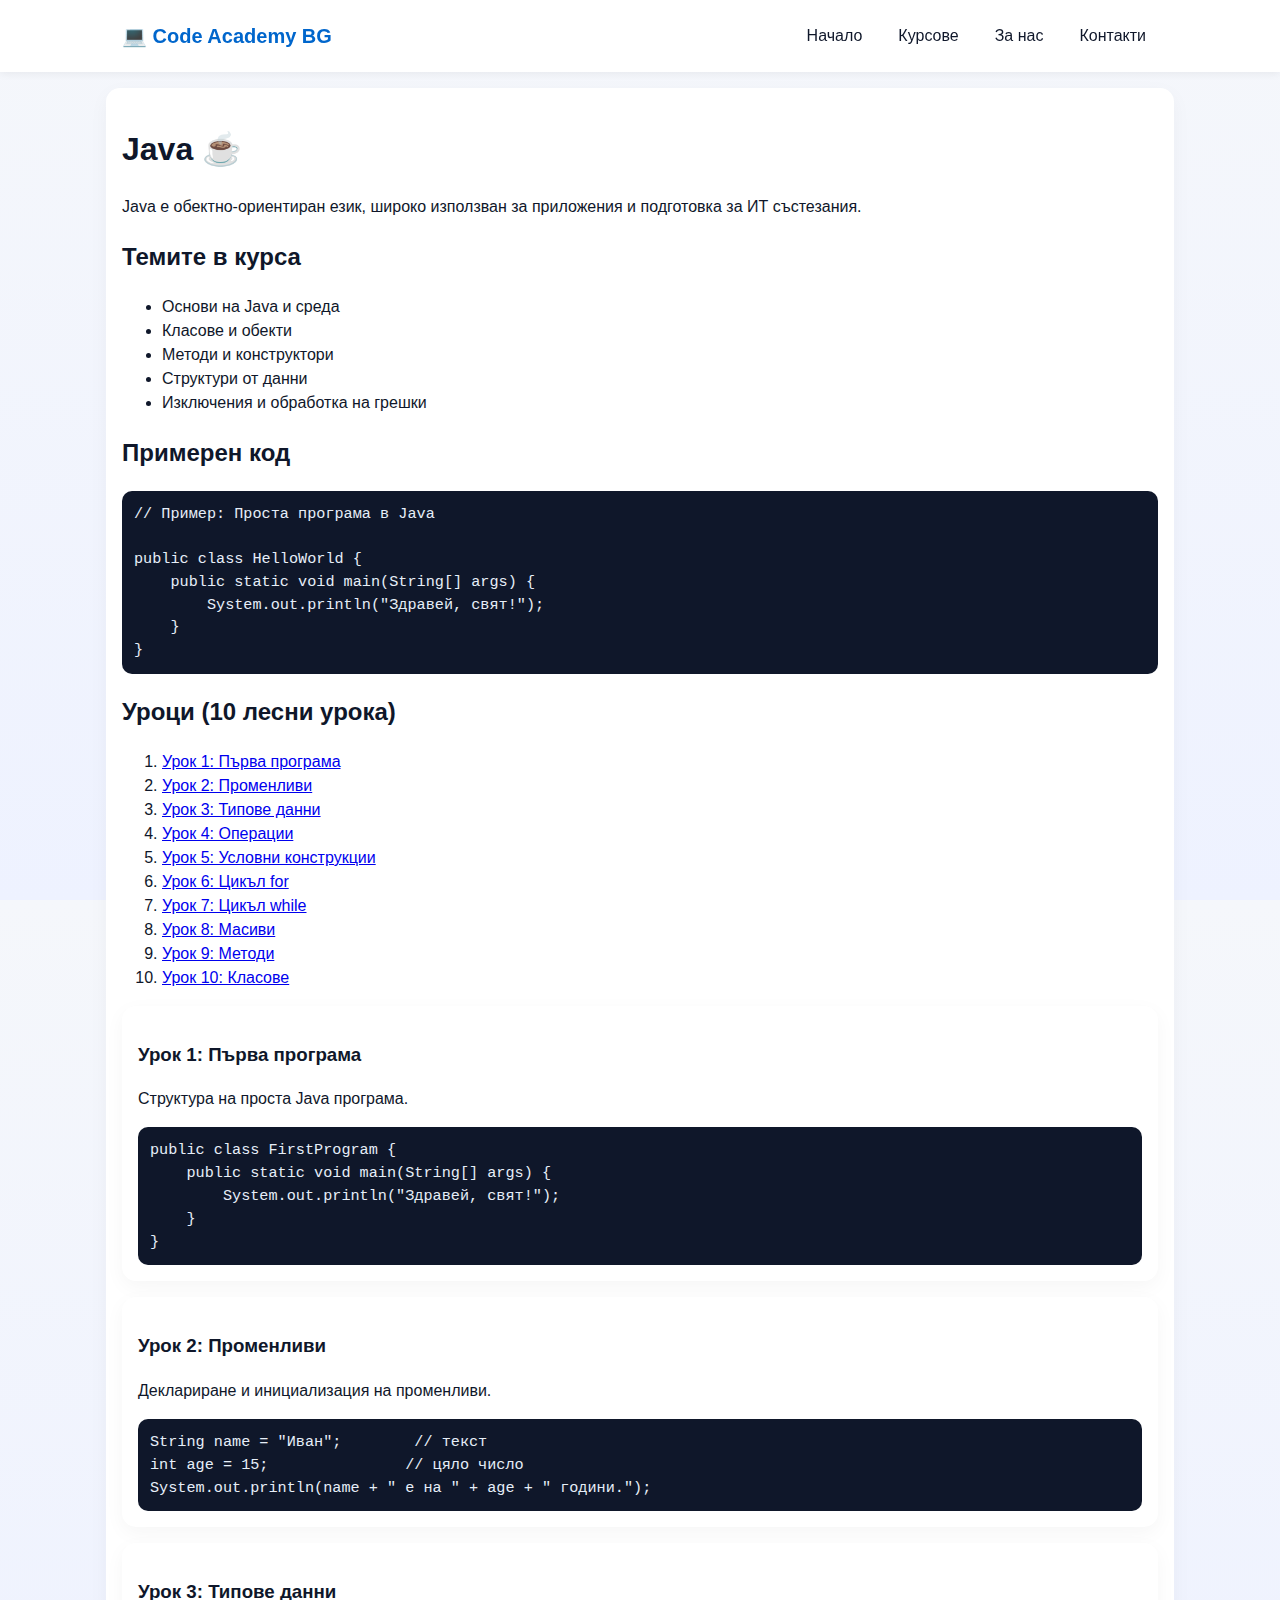
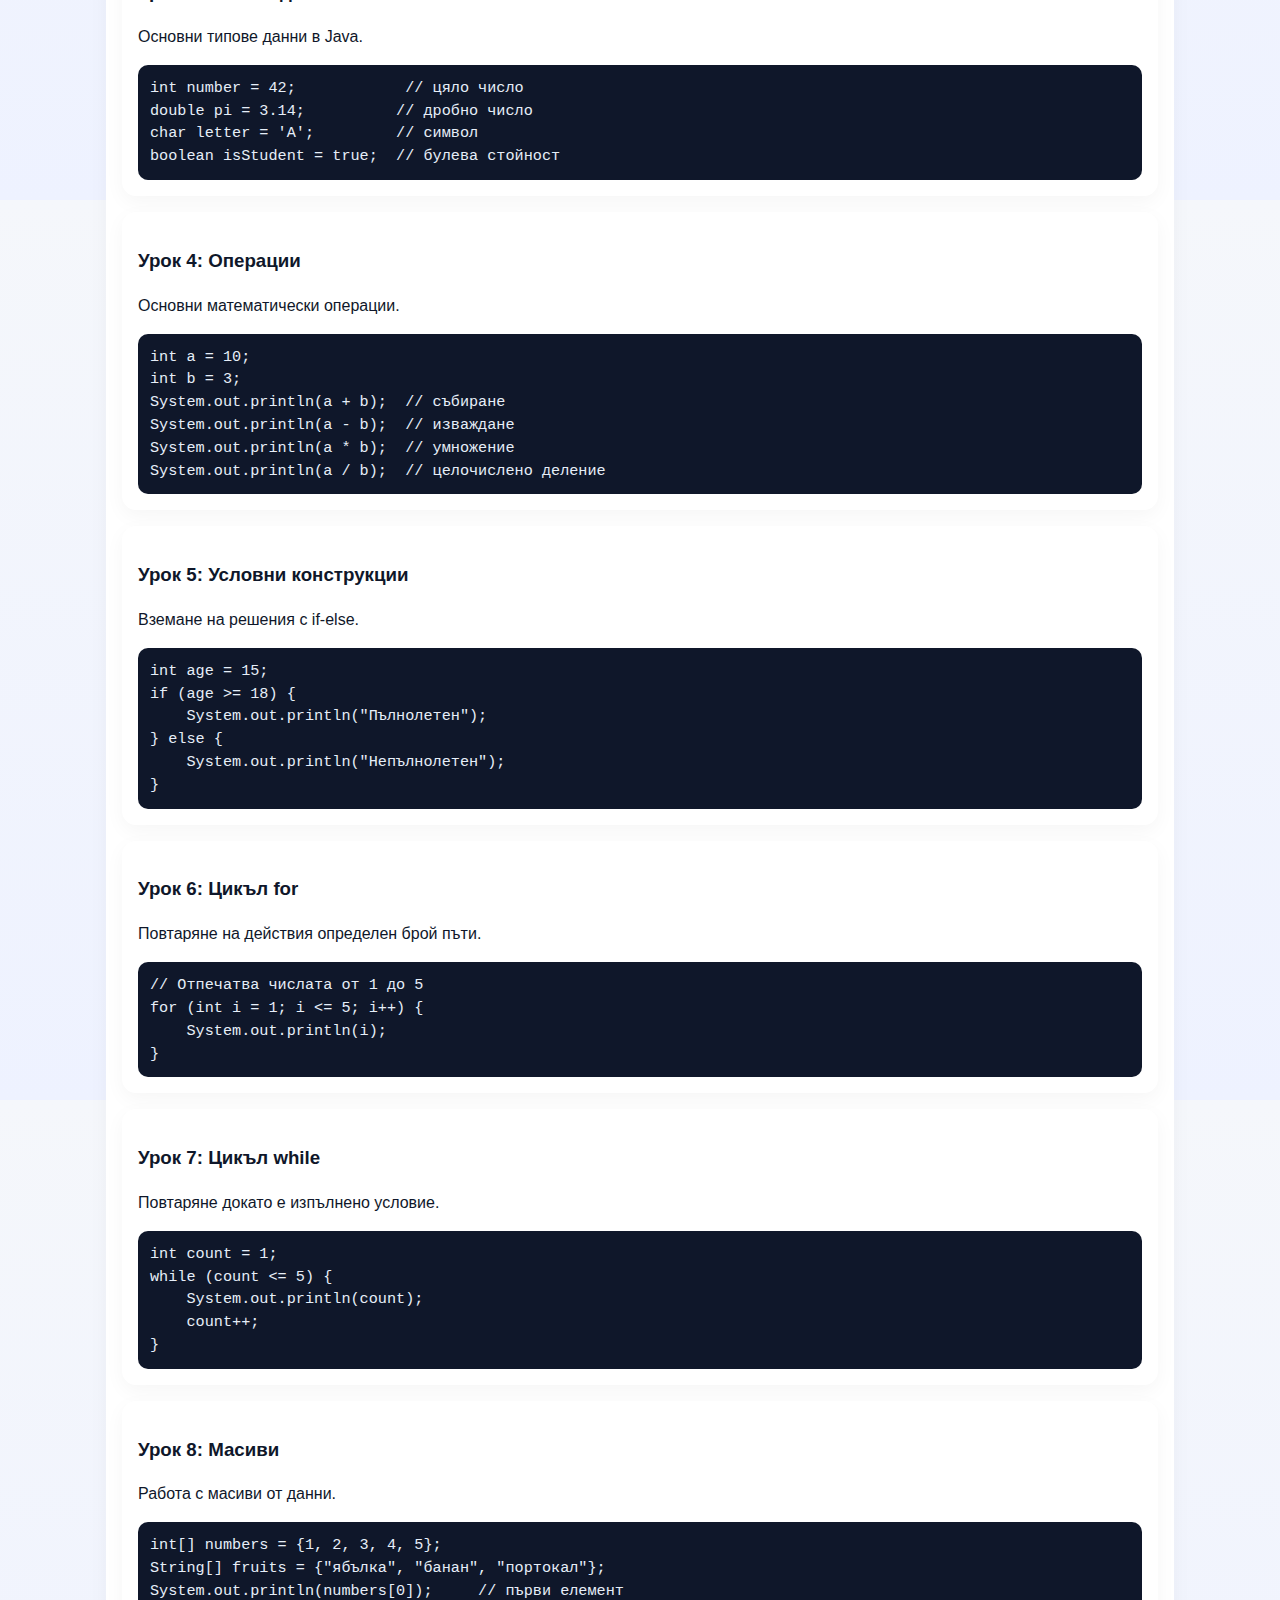
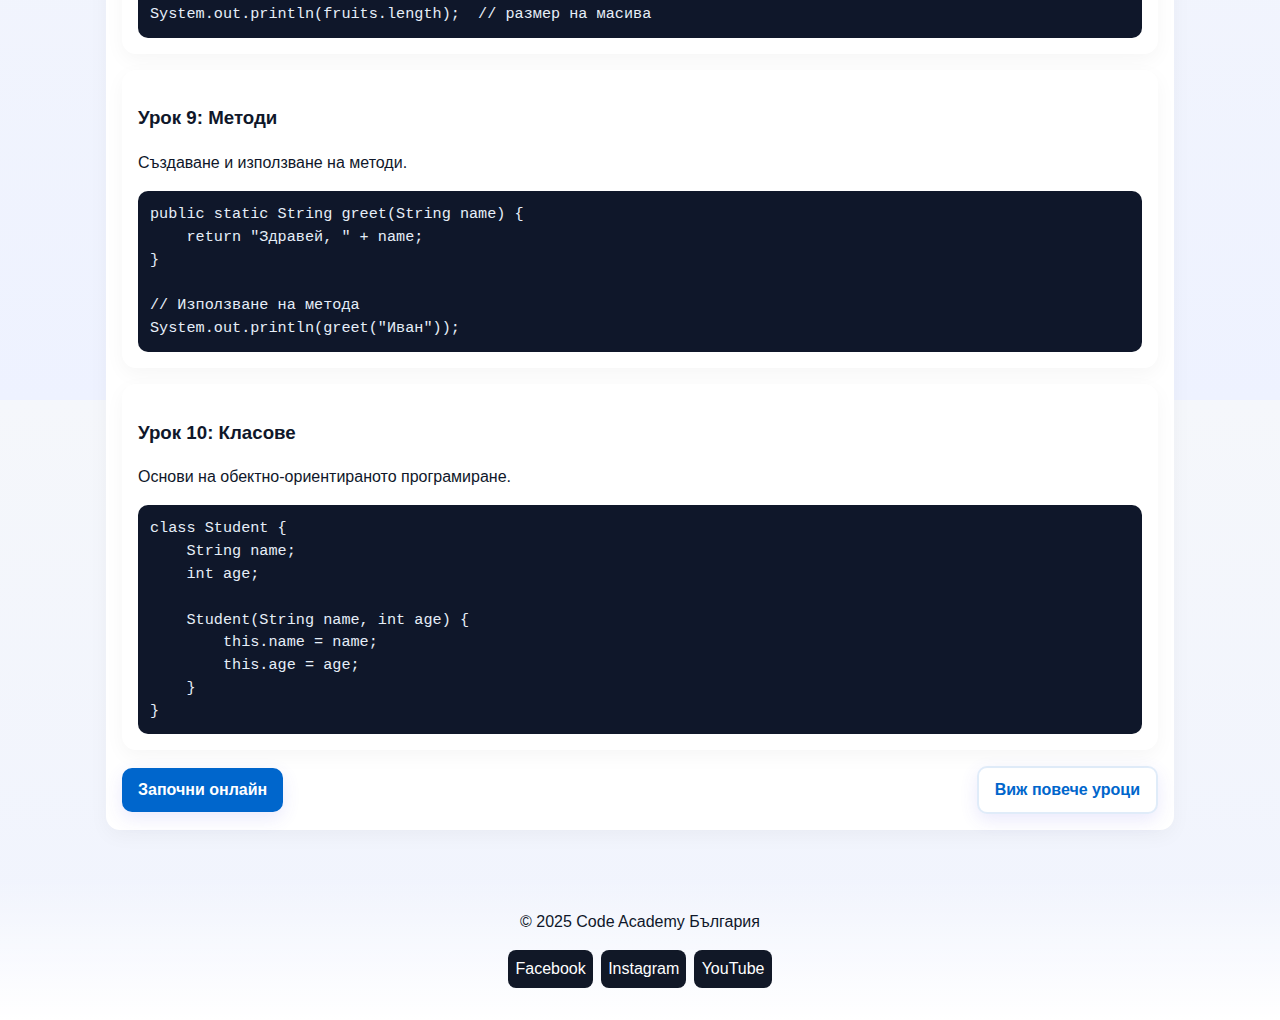
<file: project/java.html>
<!doctype html>
<html lang="bg">
<!--
  java.html - Страница за курс по Java
  Описание: Съдържание, теми и примерен код
  Използва: styles.css
-->
<head>
  <meta charset="utf-8">
  <meta name="viewport" content="width=device-width,initial-scale=1">
  <title>Java - Code Academy България</title>
  <link rel="stylesheet" href="styles.css">
</head>
<body>
  <a href="#main" class="skip-link">Прескочи към съдържанието</a>
  <header class="header">
    <div class="container header-inner">
      <div class="brand"><div class="logo">💻 Code Academy BG</div></div>
      <nav class="nav" aria-label="Главно меню">
        <a href="index.html">Начало</a>
        <a href="courses.html">Курсове</a>
        <a href="about.html">За нас</a>
        <a href="#contacts">Контакти</a>
      </nav>
    </div>
  </header>

  <main id="main" class="container">
    <article class="card">
      <h1>Java ☕</h1>
      <p>Java е обектно-ориентиран език, широко използван за приложения и подготовка за ИТ състезания.</p>
      <h2>Темите в курса</h2>
      <ul>
        <li>Основи на Java и среда</li>
        <li>Класове и обекти</li>
        <li>Методи и конструктори</li>
        <li>Структури от данни</li>
        <li>Изключения и обработка на грешки</li>
      </ul>

      <h2>Примерен код</h2>
      <div class="code-block">
        <pre><code>// Пример: Проста програма в Java

public class HelloWorld {
    public static void main(String[] args) {
        System.out.println("Здравей, свят!");
    }
}</code></pre>
      </div>

      <section id="lessons" class="mt-1">
        <h2>Уроци (10 лесни урока)</h2>
        <ol>
          <li><a href="#java-1">Урок 1: Първа програма</a></li>
          <li><a href="#java-2">Урок 2: Променливи</a></li>
          <li><a href="#java-3">Урок 3: Типове данни</a></li>
          <li><a href="#java-4">Урок 4: Операции</a></li>
          <li><a href="#java-5">Урок 5: Условни конструкции</a></li>
          <li><a href="#java-6">Урок 6: Цикъл for</a></li>
          <li><a href="#java-7">Урок 7: Цикъл while</a></li>
          <li><a href="#java-8">Урок 8: Масиви</a></li>
          <li><a href="#java-9">Урок 9: Методи</a></li>
          <li><a href="#java-10">Урок 10: Класове</a></li>
        </ol>

        <article id="java-1" class="card mt-1">
          <h3>Урок 1: Първа програма</h3>
          <p>Структура на проста Java програма.</p>
          <div class="code-block"><pre><code>public class FirstProgram {
    public static void main(String[] args) {
        System.out.println("Здравей, свят!");
    }
}</code></pre></div>
        </article>

        <article id="java-2" class="card mt-1">
          <h3>Урок 2: Променливи</h3>
          <p>Деклариране и инициализация на променливи.</p>
          <div class="code-block"><pre><code>String name = "Иван";        // текст
int age = 15;               // цяло число
System.out.println(name + " е на " + age + " години.");</code></pre></div>
        </article>

        <article id="java-3" class="card mt-1">
          <h3>Урок 3: Типове данни</h3>
          <p>Основни типове данни в Java.</p>
          <div class="code-block"><pre><code>int number = 42;            // цяло число
double pi = 3.14;          // дробно число
char letter = 'A';         // символ
boolean isStudent = true;  // булева стойност</code></pre></div>
        </article>

        <article id="java-4" class="card mt-1">
          <h3>Урок 4: Операции</h3>
          <p>Основни математически операции.</p>
          <div class="code-block"><pre><code>int a = 10;
int b = 3;
System.out.println(a + b);  // събиране
System.out.println(a - b);  // изваждане
System.out.println(a * b);  // умножение
System.out.println(a / b);  // целочислено деление</code></pre></div>
        </article>

        <article id="java-5" class="card mt-1">
          <h3>Урок 5: Условни конструкции</h3>
          <p>Вземане на решения с if-else.</p>
          <div class="code-block"><pre><code>int age = 15;
if (age >= 18) {
    System.out.println("Пълнолетен");
} else {
    System.out.println("Непълнолетен");
}</code></pre></div>
        </article>

        <article id="java-6" class="card mt-1">
          <h3>Урок 6: Цикъл for</h3>
          <p>Повтаряне на действия определен брой пъти.</p>
          <div class="code-block"><pre><code>// Отпечатва числата от 1 до 5
for (int i = 1; i <= 5; i++) {
    System.out.println(i);
}</code></pre></div>
        </article>

        <article id="java-7" class="card mt-1">
          <h3>Урок 7: Цикъл while</h3>
          <p>Повтаряне докато е изпълнено условие.</p>
          <div class="code-block"><pre><code>int count = 1;
while (count <= 5) {
    System.out.println(count);
    count++;
}</code></pre></div>
        </article>

        <article id="java-8" class="card mt-1">
          <h3>Урок 8: Масиви</h3>
          <p>Работа с масиви от данни.</p>
          <div class="code-block"><pre><code>int[] numbers = {1, 2, 3, 4, 5};
String[] fruits = {"ябълка", "банан", "портокал"};
System.out.println(numbers[0]);     // първи елемент
System.out.println(fruits.length);  // размер на масива</code></pre></div>
        </article>

        <article id="java-9" class="card mt-1">
          <h3>Урок 9: Методи</h3>
          <p>Създаване и използване на методи.</p>
          <div class="code-block"><pre><code>public static String greet(String name) {
    return "Здравей, " + name;
}

// Използване на метода
System.out.println(greet("Иван"));</code></pre></div>
        </article>

        <article id="java-10" class="card mt-1">
          <h3>Урок 10: Класове</h3>
          <p>Основи на обектно-ориентираното програмиране.</p>
          <div class="code-block"><pre><code>class Student {
    String name;
    int age;
    
    Student(String name, int age) {
        this.name = name;
        this.age = age;
    }
}</code></pre></div>
        </article>
      </section>

      <div class="meta mt-1">
        <a class="btn" href="#main">Започни онлайн</a>
        <a class="btn secondary" href="courses.html">Виж повече уроци</a>
      </div>
    </article>
  </main>

  <footer class="footer">
    <div class="container footer-inner">
      <div>© 2025 Code Academy България</div>
      <div class="socials"><a href="#">Facebook</a><a href="#">Instagram</a><a href="#">YouTube</a></div>
    </div>
  </footer>
</body>
</html>
</file>
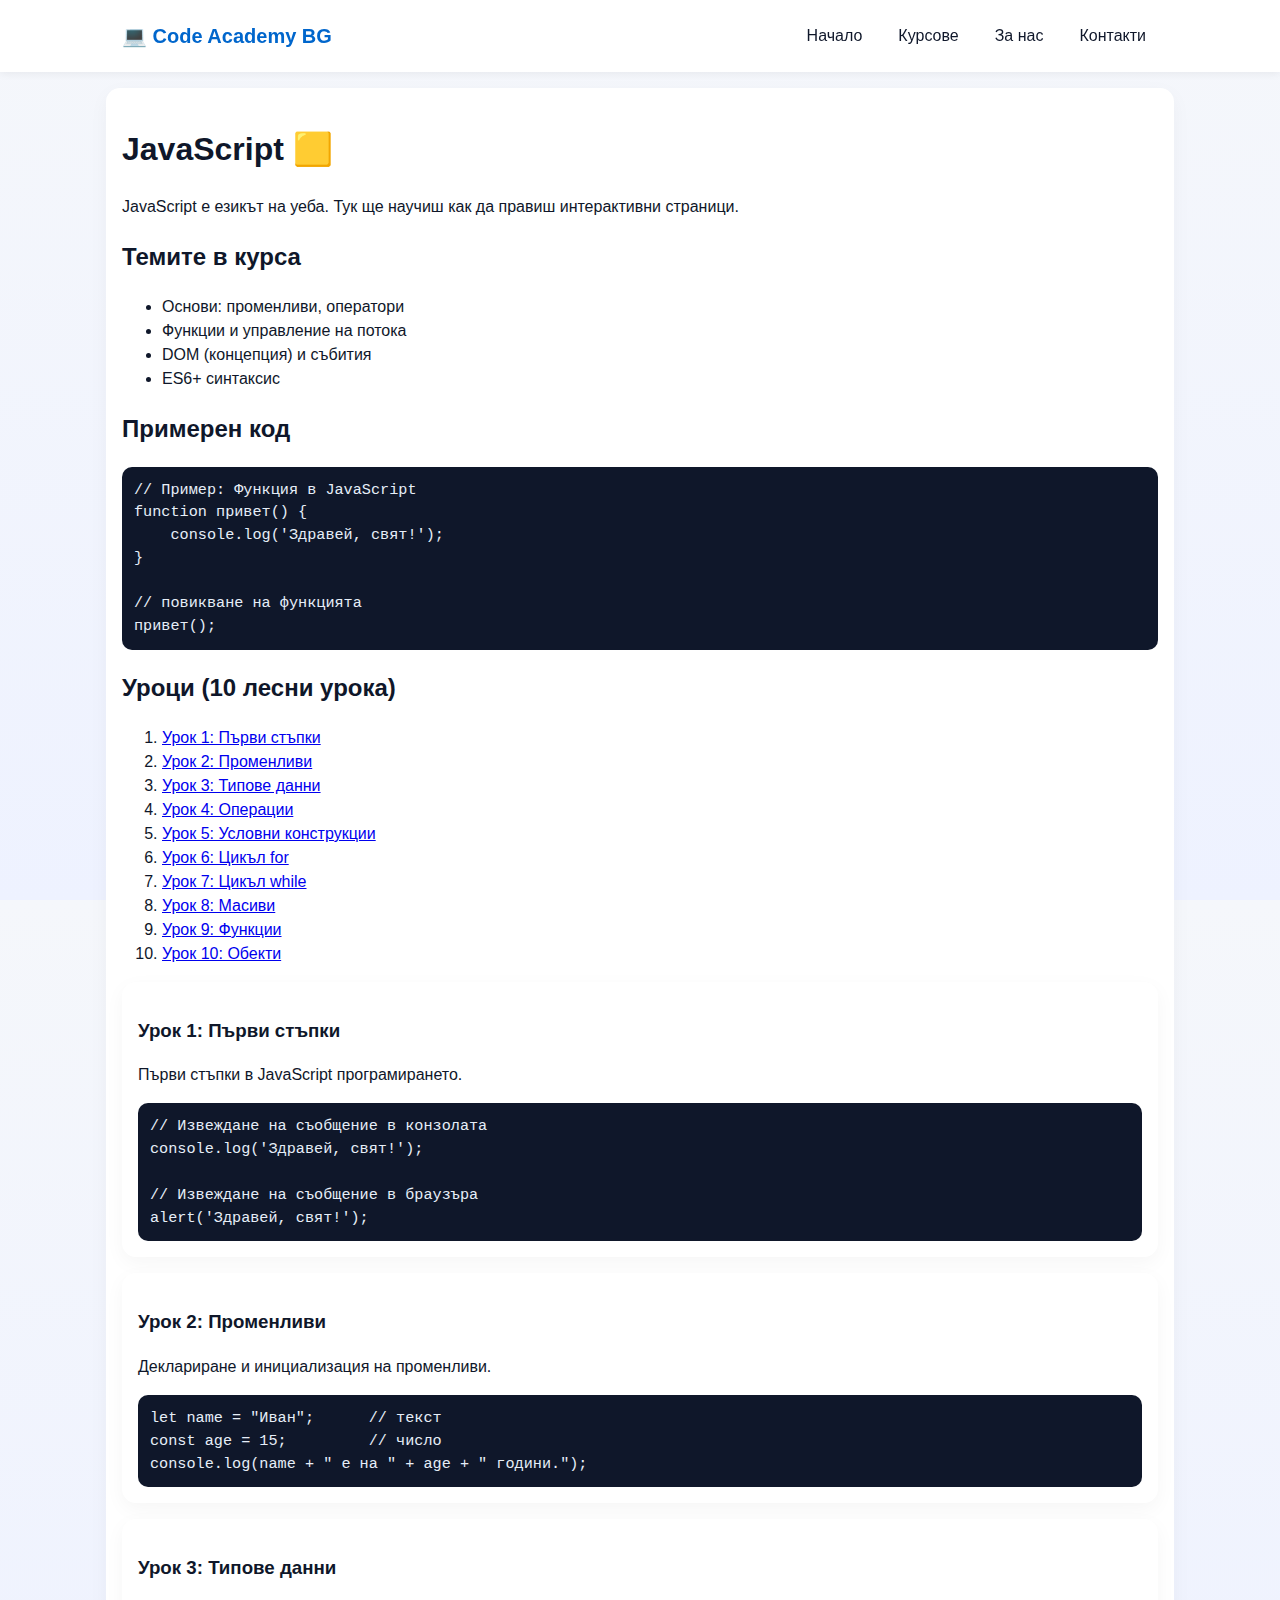
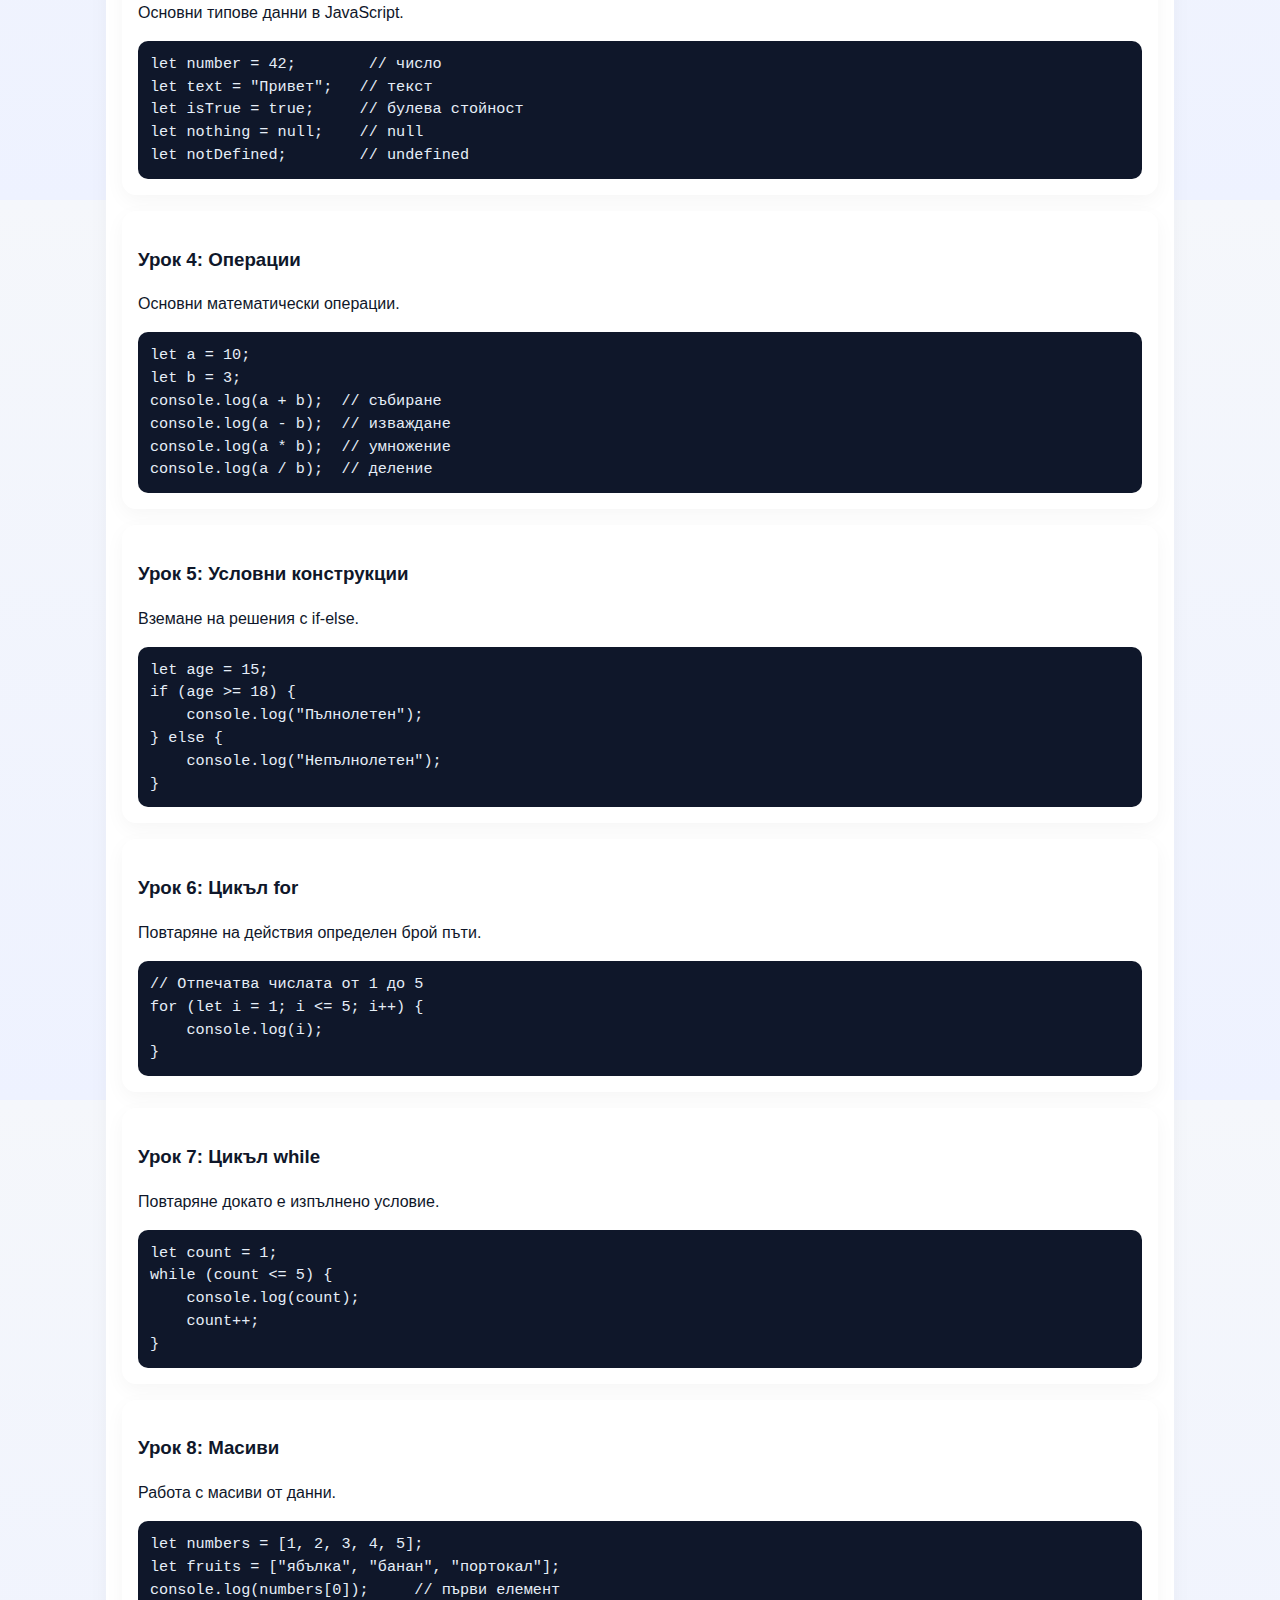
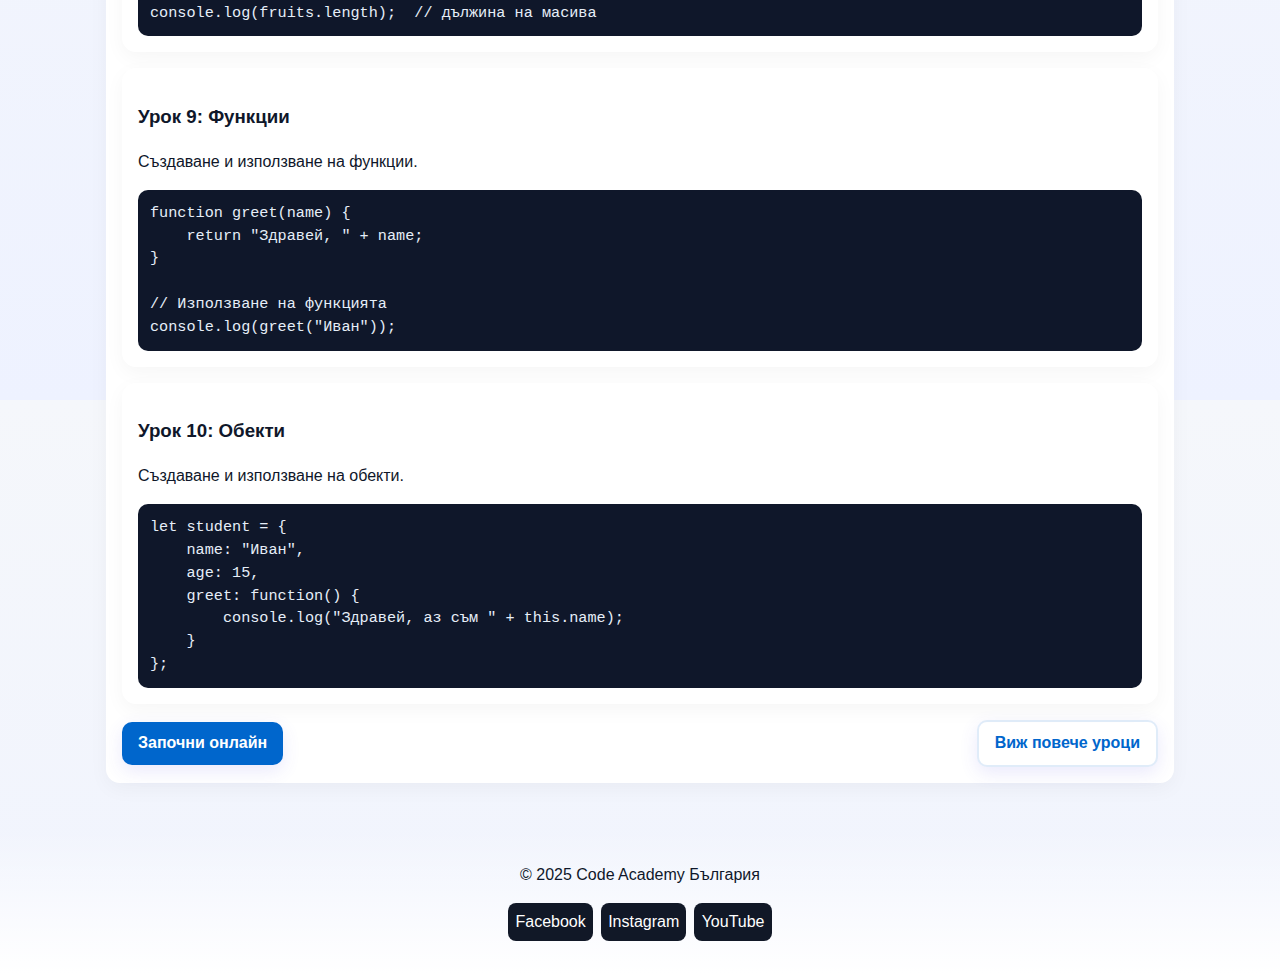
<file: project/javascript.html>
<!doctype html>
<html lang="bg">
<!--
  javascript.html - Страница за курс по JavaScript
  Описание: Съдържание, теми и примерен код
  Използва: styles.css
-->
<head>
  <meta charset="utf-8">
  <meta name="viewport" content="width=device-width,initial-scale=1">
  <title>JavaScript - Code Academy България</title>
  <link rel="stylesheet" href="styles.css">
</head>
<body>
  <a href="#main" class="skip-link">Прескочи към съдържанието</a>
  <header class="header">
    <div class="container header-inner">
      <div class="brand"><div class="logo">💻 Code Academy BG</div></div>
      <nav class="nav" aria-label="Главно меню">
        <a href="index.html">Начало</a>
        <a href="courses.html">Курсове</a>
        <a href="about.html">За нас</a>
        <a href="#contacts">Контакти</a>
      </nav>
    </div>
  </header>

  <main id="main" class="container">
    <article class="card">
      <h1>JavaScript 🟨</h1>
      <p>JavaScript е езикът на уеба. Тук ще научиш как да правиш интерактивни страници.</p>
      <h2>Темите в курса</h2>
      <ul>
        <li>Основи: променливи, оператори</li>
        <li>Функции и управление на потока</li>
        <li>DOM (концепция) и събития</li>
        <li>ES6+ синтаксис</li>
      </ul>

      <h2>Примерен код</h2>
      <div class="code-block">
        <pre><code>// Пример: Функция в JavaScript
function привет() {
    console.log('Здравей, свят!');
}

// повикване на функцията
привет();</code></pre>
      </div>

      <section id="lessons" class="mt-1">
        <h2>Уроци (10 лесни урока)</h2>
        <ol>
          <li><a href="#js-1">Урок 1: Първи стъпки</a></li>
          <li><a href="#js-2">Урок 2: Променливи</a></li>
          <li><a href="#js-3">Урок 3: Типове данни</a></li>
          <li><a href="#js-4">Урок 4: Операции</a></li>
          <li><a href="#js-5">Урок 5: Условни конструкции</a></li>
          <li><a href="#js-6">Урок 6: Цикъл for</a></li>
          <li><a href="#js-7">Урок 7: Цикъл while</a></li>
          <li><a href="#js-8">Урок 8: Масиви</a></li>
          <li><a href="#js-9">Урок 9: Функции</a></li>
          <li><a href="#js-10">Урок 10: Обекти</a></li>
        </ol>

        <article id="js-1" class="card mt-1">
          <h3>Урок 1: Първи стъпки</h3>
          <p>Първи стъпки в JavaScript програмирането.</p>
          <div class="code-block"><pre><code>// Извеждане на съобщение в конзолата
console.log('Здравей, свят!');

// Извеждане на съобщение в браузъра
alert('Здравей, свят!');</code></pre></div>
        </article>

        <article id="js-2" class="card mt-1">
          <h3>Урок 2: Променливи</h3>
          <p>Деклариране и инициализация на променливи.</p>
          <div class="code-block"><pre><code>let name = "Иван";      // текст
const age = 15;         // число
console.log(name + " е на " + age + " години.");</code></pre></div>
        </article>

        <article id="js-3" class="card mt-1">
          <h3>Урок 3: Типове данни</h3>
          <p>Основни типове данни в JavaScript.</p>
          <div class="code-block"><pre><code>let number = 42;        // число
let text = "Привет";   // текст
let isTrue = true;     // булева стойност
let nothing = null;    // null
let notDefined;        // undefined</code></pre></div>
        </article>

        <article id="js-4" class="card mt-1">
          <h3>Урок 4: Операции</h3>
          <p>Основни математически операции.</p>
          <div class="code-block"><pre><code>let a = 10;
let b = 3;
console.log(a + b);  // събиране
console.log(a - b);  // изваждане
console.log(a * b);  // умножение
console.log(a / b);  // деление</code></pre></div>
        </article>

        <article id="js-5" class="card mt-1">
          <h3>Урок 5: Условни конструкции</h3>
          <p>Вземане на решения с if-else.</p>
          <div class="code-block"><pre><code>let age = 15;
if (age >= 18) {
    console.log("Пълнолетен");
} else {
    console.log("Непълнолетен");
}</code></pre></div>
        </article>

        <article id="js-6" class="card mt-1">
          <h3>Урок 6: Цикъл for</h3>
          <p>Повтаряне на действия определен брой пъти.</p>
          <div class="code-block"><pre><code>// Отпечатва числата от 1 до 5
for (let i = 1; i <= 5; i++) {
    console.log(i);
}</code></pre></div>
        </article>

        <article id="js-7" class="card mt-1">
          <h3>Урок 7: Цикъл while</h3>
          <p>Повтаряне докато е изпълнено условие.</p>
          <div class="code-block"><pre><code>let count = 1;
while (count <= 5) {
    console.log(count);
    count++;
}</code></pre></div>
        </article>

        <article id="js-8" class="card mt-1">
          <h3>Урок 8: Масиви</h3>
          <p>Работа с масиви от данни.</p>
          <div class="code-block"><pre><code>let numbers = [1, 2, 3, 4, 5];
let fruits = ["ябълка", "банан", "портокал"];
console.log(numbers[0]);     // първи елемент
console.log(fruits.length);  // дължина на масива</code></pre></div>
        </article>

        <article id="js-9" class="card mt-1">
          <h3>Урок 9: Функции</h3>
          <p>Създаване и използване на функции.</p>
          <div class="code-block"><pre><code>function greet(name) {
    return "Здравей, " + name;
}

// Използване на функцията
console.log(greet("Иван"));</code></pre></div>
        </article>

        <article id="js-10" class="card mt-1">
          <h3>Урок 10: Обекти</h3>
          <p>Създаване и използване на обекти.</p>
          <div class="code-block"><pre><code>let student = {
    name: "Иван",
    age: 15,
    greet: function() {
        console.log("Здравей, аз съм " + this.name);
    }
};</code></pre></div>
        </article>
      </section>

      <div class="meta mt-1">
        <a class="btn" href="#main">Започни онлайн</a>
        <a class="btn secondary" href="courses.html">Виж повече уроци</a>
      </div>
    </article>
  </main>

  <footer class="footer">
    <div class="container footer-inner">
      <div>© 2025 Code Academy България</div>
      <div class="socials"><a href="#">Facebook</a><a href="#">Instagram</a><a href="#">YouTube</a></div>
    </div>
  </footer>
</body>
</html>
</file>
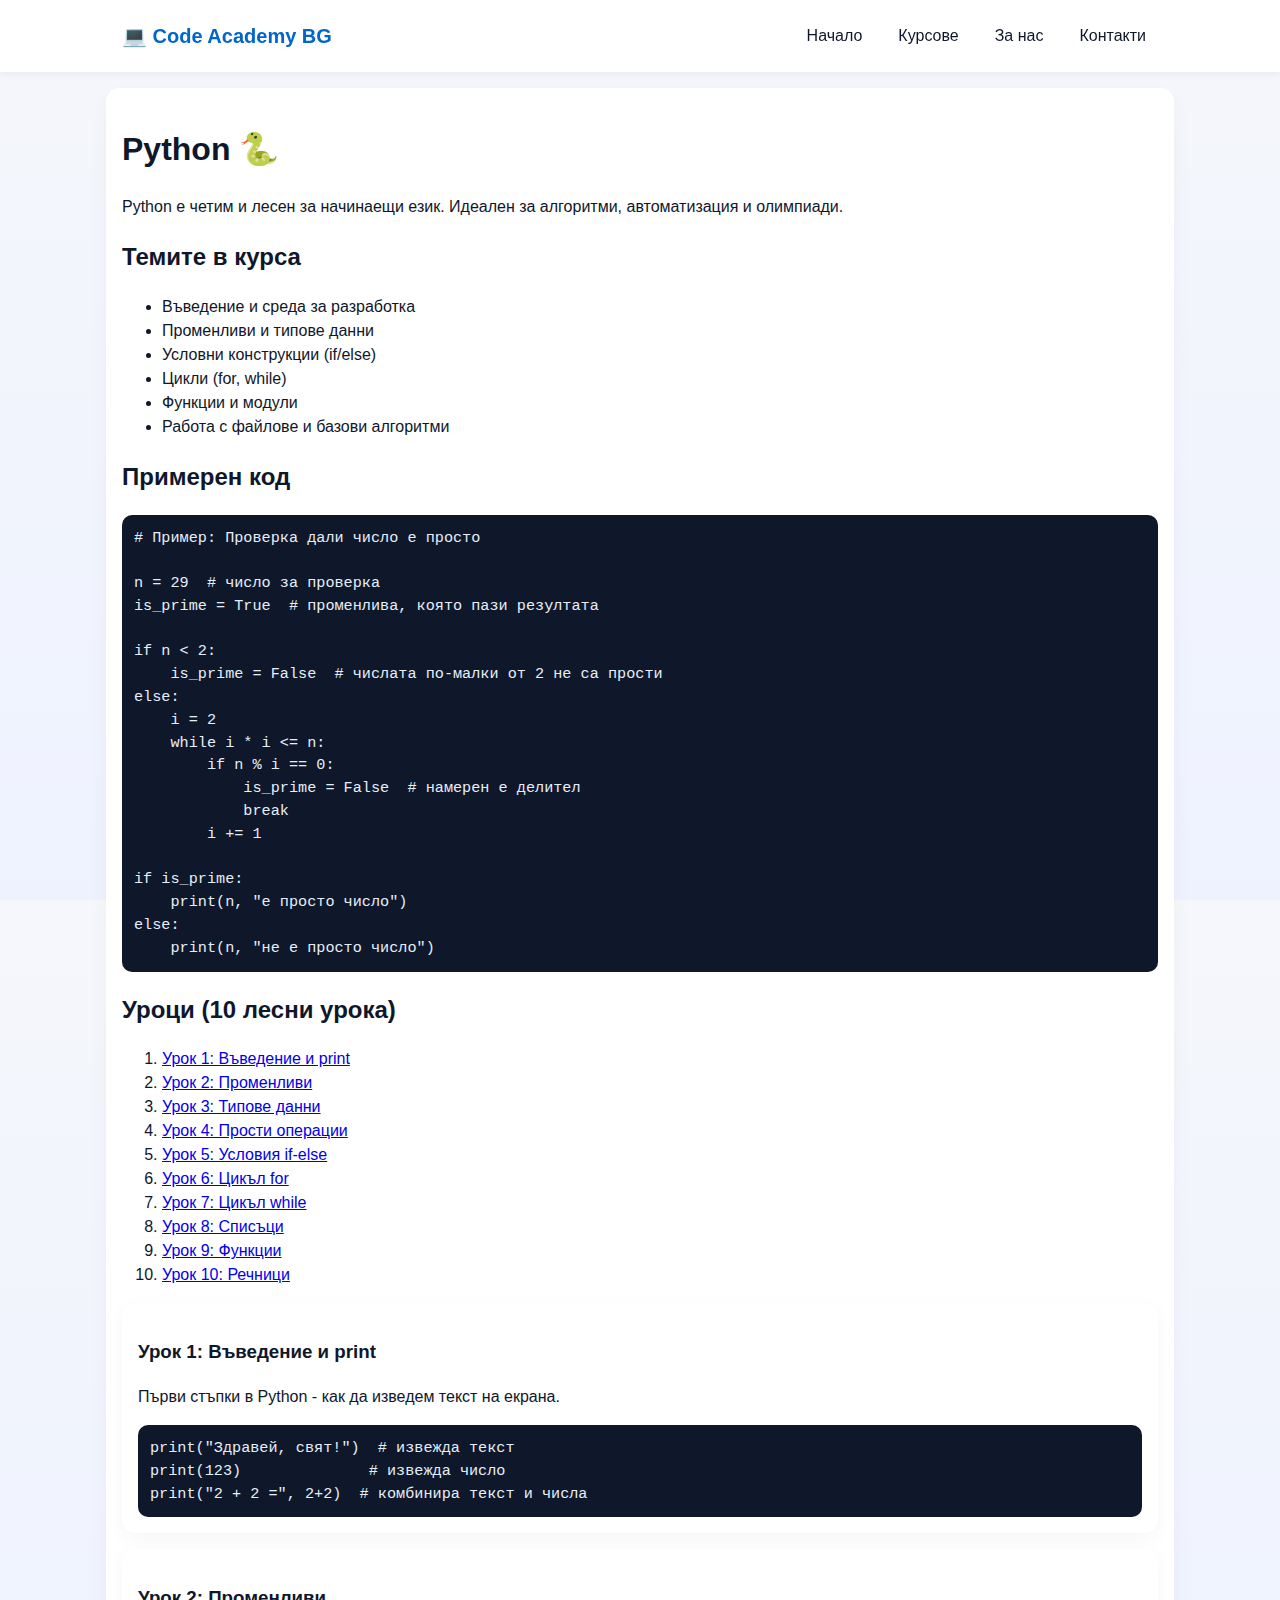
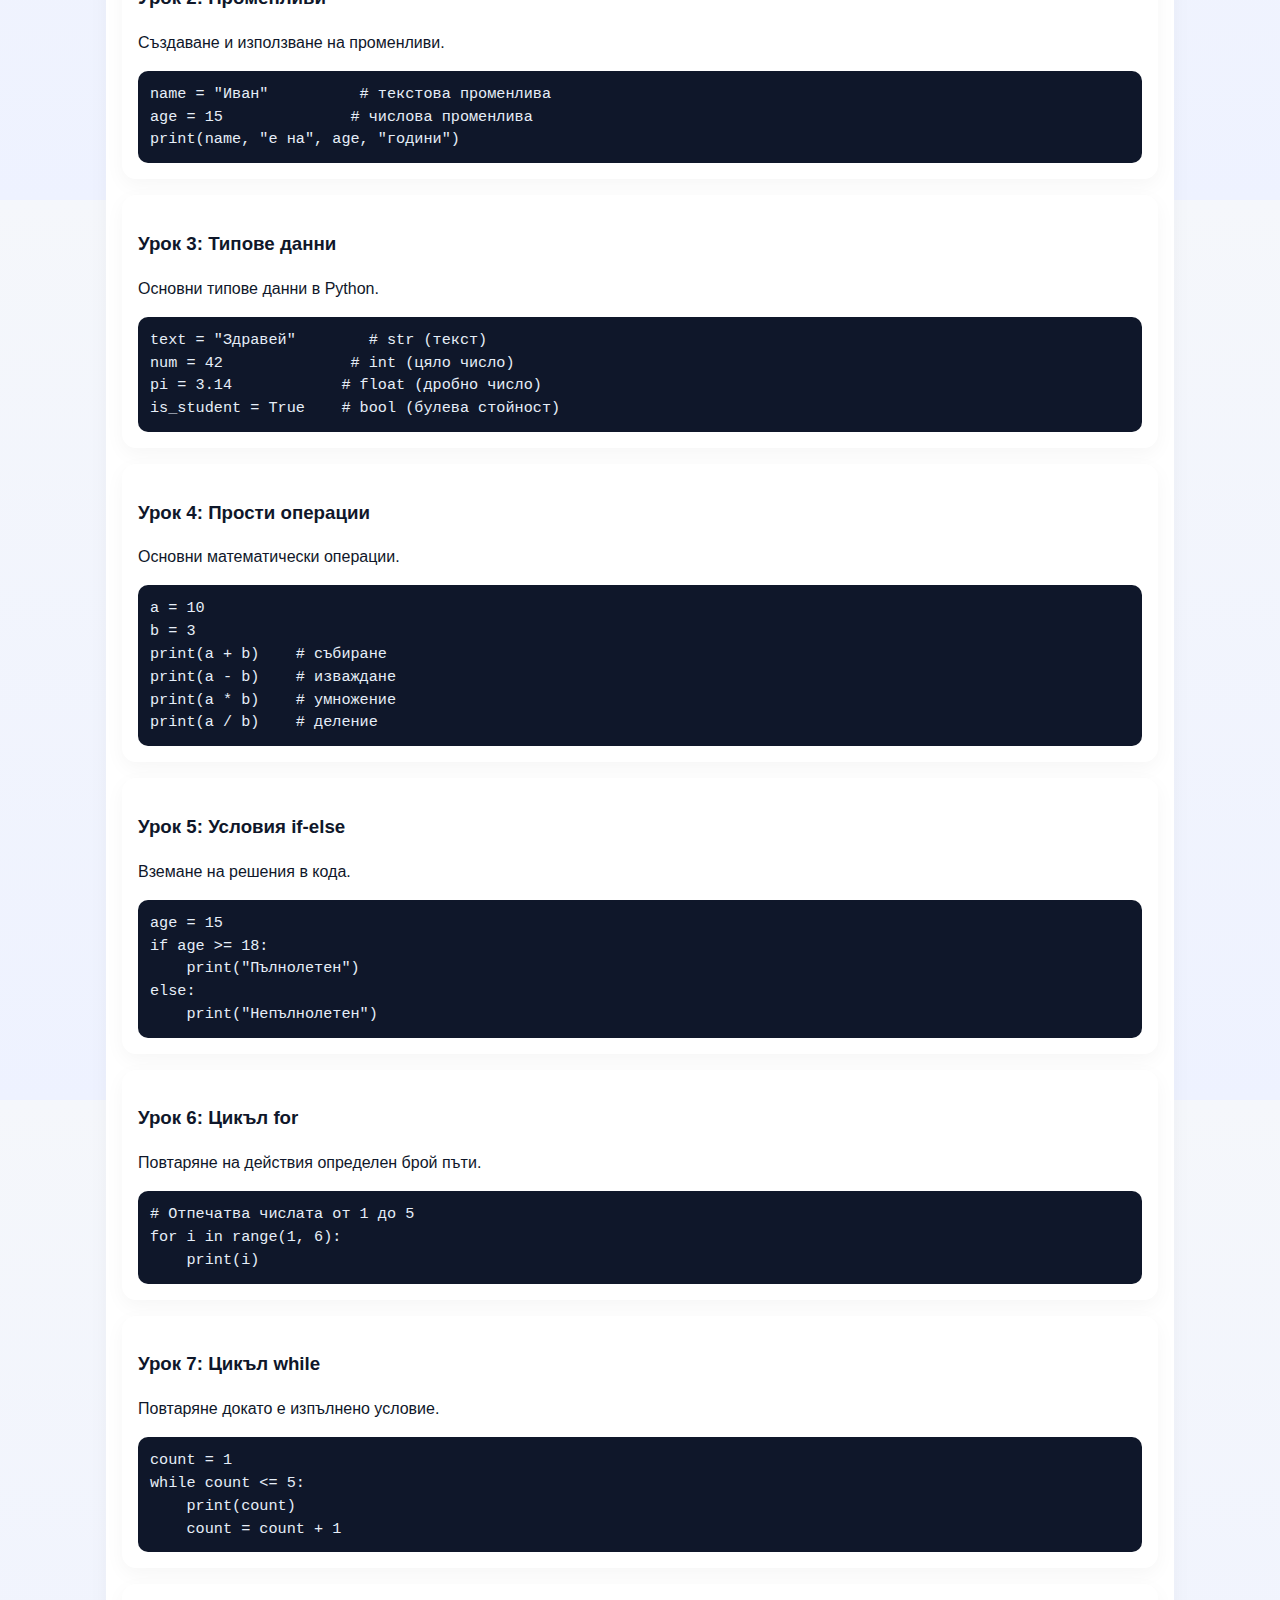
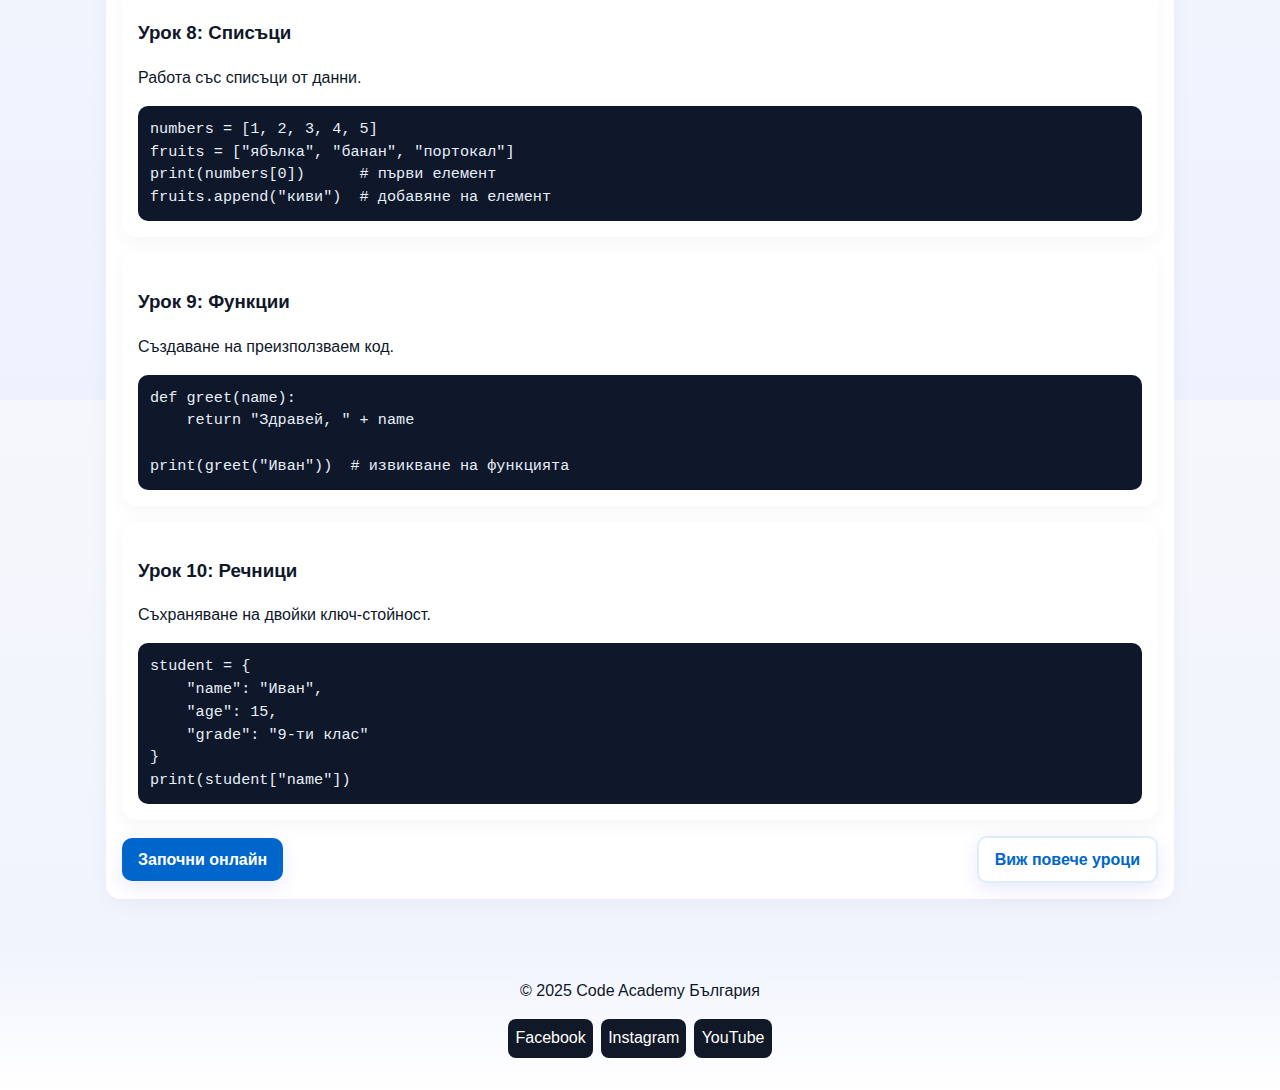
<file: project/python.html>
<!doctype html>
<html lang="bg">
<!--
  python.html - Страница за курс по Python
  Описание: Съдържание, теми и примерен код
  Използва: styles.css
-->
<head>
  <meta charset="utf-8">
  <meta name="viewport" content="width=device-width,initial-scale=1">
  <title>Python - Code Academy България</title>
  <link rel="stylesheet" href="styles.css">
</head>
<body>
  <a href="#main" class="skip-link">Прескочи към съдържанието</a>
  <header class="header">
    <div class="container header-inner">
      <div class="brand"><div class="logo">💻 Code Academy BG</div></div>
      <nav class="nav" aria-label="Главно меню">
        <a href="index.html">Начало</a>
        <a href="courses.html">Курсове</a>
        <a href="about.html">За нас</a>
        <a href="#contacts">Контакти</a>
      </nav>
    </div>
  </header>

  <main id="main" class="container">
    <article class="card">
      <h1>Python 🐍</h1>
      <p>Python е четим и лесен за начинаещи език. Идеален за алгоритми, автоматизация и олимпиади.</p>
      <h2>Темите в курса</h2>
      <ul>
        <li>Въведение и среда за разработка</li>
        <li>Променливи и типове данни</li>
        <li>Условни конструкции (if/else)</li>
        <li>Цикли (for, while)</li>
        <li>Функции и модули</li>
        <li>Работа с файлове и базови алгоритми</li>
      </ul>

      <h2>Примерен код</h2>
      <div class="code-block">
        <pre><code># Пример: Проверка дали число е просто

n = 29  # число за проверка
is_prime = True  # променлива, която пази резултата

if n &lt; 2:
    is_prime = False  # числата по-малки от 2 не са прости
else:
    i = 2
    while i * i &lt;= n:
        if n % i == 0:
            is_prime = False  # намерен е делител
            break
        i += 1

if is_prime:
    print(n, "е просто число")
else:
    print(n, "не е просто число")</code></pre>
      </div>

      <section id="lessons" class="mt-1">
        <h2>Уроци (10 лесни урока)</h2>
        <ol>
          <li><a href="#py-1">Урок 1: Въведение и print</a></li>
          <li><a href="#py-2">Урок 2: Променливи</a></li>
          <li><a href="#py-3">Урок 3: Типове данни</a></li>
          <li><a href="#py-4">Урок 4: Прости операции</a></li>
          <li><a href="#py-5">Урок 5: Условия if-else</a></li>
          <li><a href="#py-6">Урок 6: Цикъл for</a></li>
          <li><a href="#py-7">Урок 7: Цикъл while</a></li>
          <li><a href="#py-8">Урок 8: Списъци</a></li>
          <li><a href="#py-9">Урок 9: Функции</a></li>
          <li><a href="#py-10">Урок 10: Речници</a></li>
        </ol>

        <article id="py-1" class="card mt-1">
          <h3>Урок 1: Въведение и print</h3>
          <p>Първи стъпки в Python - как да изведем текст на екрана.</p>
          <div class="code-block"><pre><code>print("Здравей, свят!")  # извежда текст
print(123)              # извежда число
print("2 + 2 =", 2+2)  # комбинира текст и числа</code></pre></div>
        </article>

        <article id="py-2" class="card mt-1">
          <h3>Урок 2: Променливи</h3>
          <p>Създаване и използване на променливи.</p>
          <div class="code-block"><pre><code>name = "Иван"          # текстова променлива
age = 15              # числова променлива
print(name, "е на", age, "години")</code></pre></div>
        </article>

        <article id="py-3" class="card mt-1">
          <h3>Урок 3: Типове данни</h3>
          <p>Основни типове данни в Python.</p>
          <div class="code-block"><pre><code>text = "Здравей"        # str (текст)
num = 42              # int (цяло число)
pi = 3.14            # float (дробно число)
is_student = True    # bool (булева стойност)</code></pre></div>
        </article>

        <article id="py-4" class="card mt-1">
          <h3>Урок 4: Прости операции</h3>
          <p>Основни математически операции.</p>
          <div class="code-block"><pre><code>a = 10
b = 3
print(a + b)    # събиране
print(a - b)    # изваждане
print(a * b)    # умножение
print(a / b)    # деление</code></pre></div>
        </article>

        <article id="py-5" class="card mt-1">
          <h3>Урок 5: Условия if-else</h3>
          <p>Вземане на решения в кода.</p>
          <div class="code-block"><pre><code>age = 15
if age >= 18:
    print("Пълнолетен")
else:
    print("Непълнолетен")</code></pre></div>
        </article>

        <article id="py-6" class="card mt-1">
          <h3>Урок 6: Цикъл for</h3>
          <p>Повтаряне на действия определен брой пъти.</p>
          <div class="code-block"><pre><code># Отпечатва числата от 1 до 5
for i in range(1, 6):
    print(i)</code></pre></div>
        </article>

        <article id="py-7" class="card mt-1">
          <h3>Урок 7: Цикъл while</h3>
          <p>Повтаряне докато е изпълнено условие.</p>
          <div class="code-block"><pre><code>count = 1
while count <= 5:
    print(count)
    count = count + 1</code></pre></div>
        </article>

        <article id="py-8" class="card mt-1">
          <h3>Урок 8: Списъци</h3>
          <p>Работа със списъци от данни.</p>
          <div class="code-block"><pre><code>numbers = [1, 2, 3, 4, 5]
fruits = ["ябълка", "банан", "портокал"]
print(numbers[0])      # първи елемент
fruits.append("киви")  # добавяне на елемент</code></pre></div>
        </article>

        <article id="py-9" class="card mt-1">
          <h3>Урок 9: Функции</h3>
          <p>Създаване на преизползваем код.</p>
          <div class="code-block"><pre><code>def greet(name):
    return "Здравей, " + name

print(greet("Иван"))  # извикване на функцията</code></pre></div>
        </article>

        <article id="py-10" class="card mt-1">
          <h3>Урок 10: Речници</h3>
          <p>Съхраняване на двойки ключ-стойност.</p>
          <div class="code-block"><pre><code>student = {
    "name": "Иван",
    "age": 15,
    "grade": "9-ти клас"
}
print(student["name"])</code></pre></div>
        </article>
      </section>

      <div class="meta mt-1">
        <a class="btn" href="#main">Започни онлайн</a>
        <a class="btn secondary" href="courses.html">Виж повече уроци</a>
      </div>
    </article>
  </main>

  <footer class="footer">
    <div class="container footer-inner">
      <div>© 2025 Code Academy България</div>
      <div class="socials"><a href="#">Facebook</a><a href="#">Instagram</a><a href="#">YouTube</a></div>
    </div>
  </footer>
</body>
</html>
</file>
<file: project/styles.css>
/* ===========================
   Code Academy България - styles.css
   Описание: Основни стилове за целия сайт
   Използва се от всички HTML файлове
   =========================== */

/* Променливи */
:root{
  --bg:#f5f7fb;
  --card:#ffffff;
  --success: #4CAF50;
  --error: #f44336;
  --primary:#0066cc; /* синьо */
  --accent:#ff6b6b; /* червено-розово */
  --muted:#6b7280;
  --success:#16a34a;
  --glass: rgba(255,255,255,0.6);
  
  --radius-sm:8px;
  --radius-md:14px;
  --gap:1rem;
  
  --font-system: -apple-system, BlinkMacSystemFont, "Segoe UI", Roboto, "Helvetica Neue", Arial;
}

/* Основни стилове */
*{box-sizing:border-box}
html,body{height:100%}
body{
  margin:0;
  font-family:var(--font-system);
  background:linear-gradient(180deg,var(--bg),#eef2ff);
  color:#0f172a;
  -webkit-font-smoothing:antialiased;
  -moz-osx-font-smoothing:grayscale;
  line-height:1.5;
  font-size:16px;
}
.container{max-width:1100px;margin:0 auto;padding:1rem}

/* Оформление */
.header{
  background:var(--card);
  box-shadow:0 2px 8px rgba(2,6,23,0.06);
  position:sticky;top:0;z-index:30;
}
.header-inner{display:flex;align-items:center;justify-content:space-between;padding:0.75rem 1rem}
.brand{display:flex;align-items:center;gap:0.75rem;font-weight:700;color:var(--primary)}
.brand .logo{font-size:1.25rem}
.nav{display:flex;gap:0.5rem}
.nav a{padding:0.5rem 0.75rem;border-radius:8px;color:inherit;text-decoration:none}
.nav a:hover{background:var(--bg);color:var(--primary)}
.skip-link{position:absolute;left:8px;top:-40px;background:var(--primary);color:#fff;padding:0.5rem;border-radius:6px}
.skip-link:focus{top:8px}

/* Hero */
.hero{background:linear-gradient(135deg,var(--primary),#4f46e5);color:#fff;padding:2.5rem 1rem;border-radius:var(--radius-md);margin-top:1rem}
.hero h1{font-size:clamp(1.5rem,2.5vw,2.5rem);margin:0 0 0.5rem}
.hero p{max-width:70ch;margin:0 auto 1rem;color:rgba(255,255,255,0.9)}
.hero .courses{display:flex;flex-wrap:wrap;gap:0.5rem;justify-content:center}
.btn{display:inline-block;background:var(--primary);color:#fff;padding:0.6rem 1rem;border-radius:10px;text-decoration:none;font-weight:600;transition:transform 180ms,var(--transition);box-shadow:0 6px 18px rgba(79,70,229,0.12)}
.btn:hover{transform:translateY(-3px);background:#145db8}
.btn.secondary{background:transparent;color:var(--primary);border:2px solid rgba(0,102,204,0.12)}

/* Cards / Courses */
.grid{display:grid;gap:1rem}
.card{background:var(--card);padding:1rem;border-radius:var(--radius-md);box-shadow:0 6px 20px rgba(2,6,23,0.04)}
.course-card{display:flex;flex-direction:column;gap:0.5rem}
.course-card .icon{font-size:1.5rem}
.badge{display:inline-block;background:#eef2ff;color:var(--primary);padding:0.25rem 0.5rem;border-radius:8px;font-weight:600}
.card .meta{display:flex;justify-content:space-between;align-items:center}

/* Code block */
.code-block{background:#0f172a;color:#e6eef8;padding:0.75rem;border-radius:10px;font-family:SFMono-Regular,Monaco,Consolas,monospace;font-size:0.95rem;overflow:auto}
.code-block pre{margin:0}
.code-comment{color:#9ca3af}

/* Footer */
.footer{margin-top:2rem;padding:1rem 0;background:linear-gradient(180deg,transparent,#ffffff);}
.footer-inner{display:flex;flex-direction:column;gap:1rem;align-items:center}
.socials{display:flex;gap:0.5rem}
.socials a{background:#111827;color:#fff;padding:0.45rem;border-radius:8px;text-decoration:none}

/* Отзивчив дизайн */
@media(min-width:700px){
  .nav{gap:0.75rem}
  .grid.courses{grid-template-columns:repeat(3,1fr)}
  .hero{padding:3rem}
}

@media(min-width:1000px){
  .header-inner{padding:1rem 2rem}
  .grid.courses{grid-template-columns:repeat(4,1fr)}
}

/* Utilities */
.flex{display:flex}
.center{display:flex;align-items:center;justify-content:center}
.mt-1{margin-top:1rem}
.mb-1{margin-bottom:1rem}

/* Print adjustments */
@media print{
  .header,.footer{display:none}
  body{background:#fff;color:#000}
  .code-block{background:#f3f4f6;color:#000}
}

/* Стилове за упражненията */
.exercise-container {
    background-color: var(--card);
    padding: 20px;
    border-radius: 8px;
    margin: 20px 0;
    box-shadow: 0 2px 4px rgba(0,0,0,0.1);
}

.exercise-input {
    width: 100%;
    padding: 10px;
    margin: 10px 0;
    border: 1px solid #ddd;
    border-radius: 4px;
    font-size: 16px;
}

.exercise-buttons {
    display: flex;
    gap: 10px;
    margin-top: 10px;
}

.check-button, .reset-button {
    padding: 8px 16px;
    border: none;
    border-radius: 4px;
    cursor: pointer;
    font-weight: bold;
}

.check-button {
    background-color: var(--success);
    color: white;
}

.reset-button {
    background-color: #f0f0f0;
    color: #333;
}

.exercise-result {
    margin-top: 10px;
    font-weight: bold;
    min-height: 24px;
}
</file>
